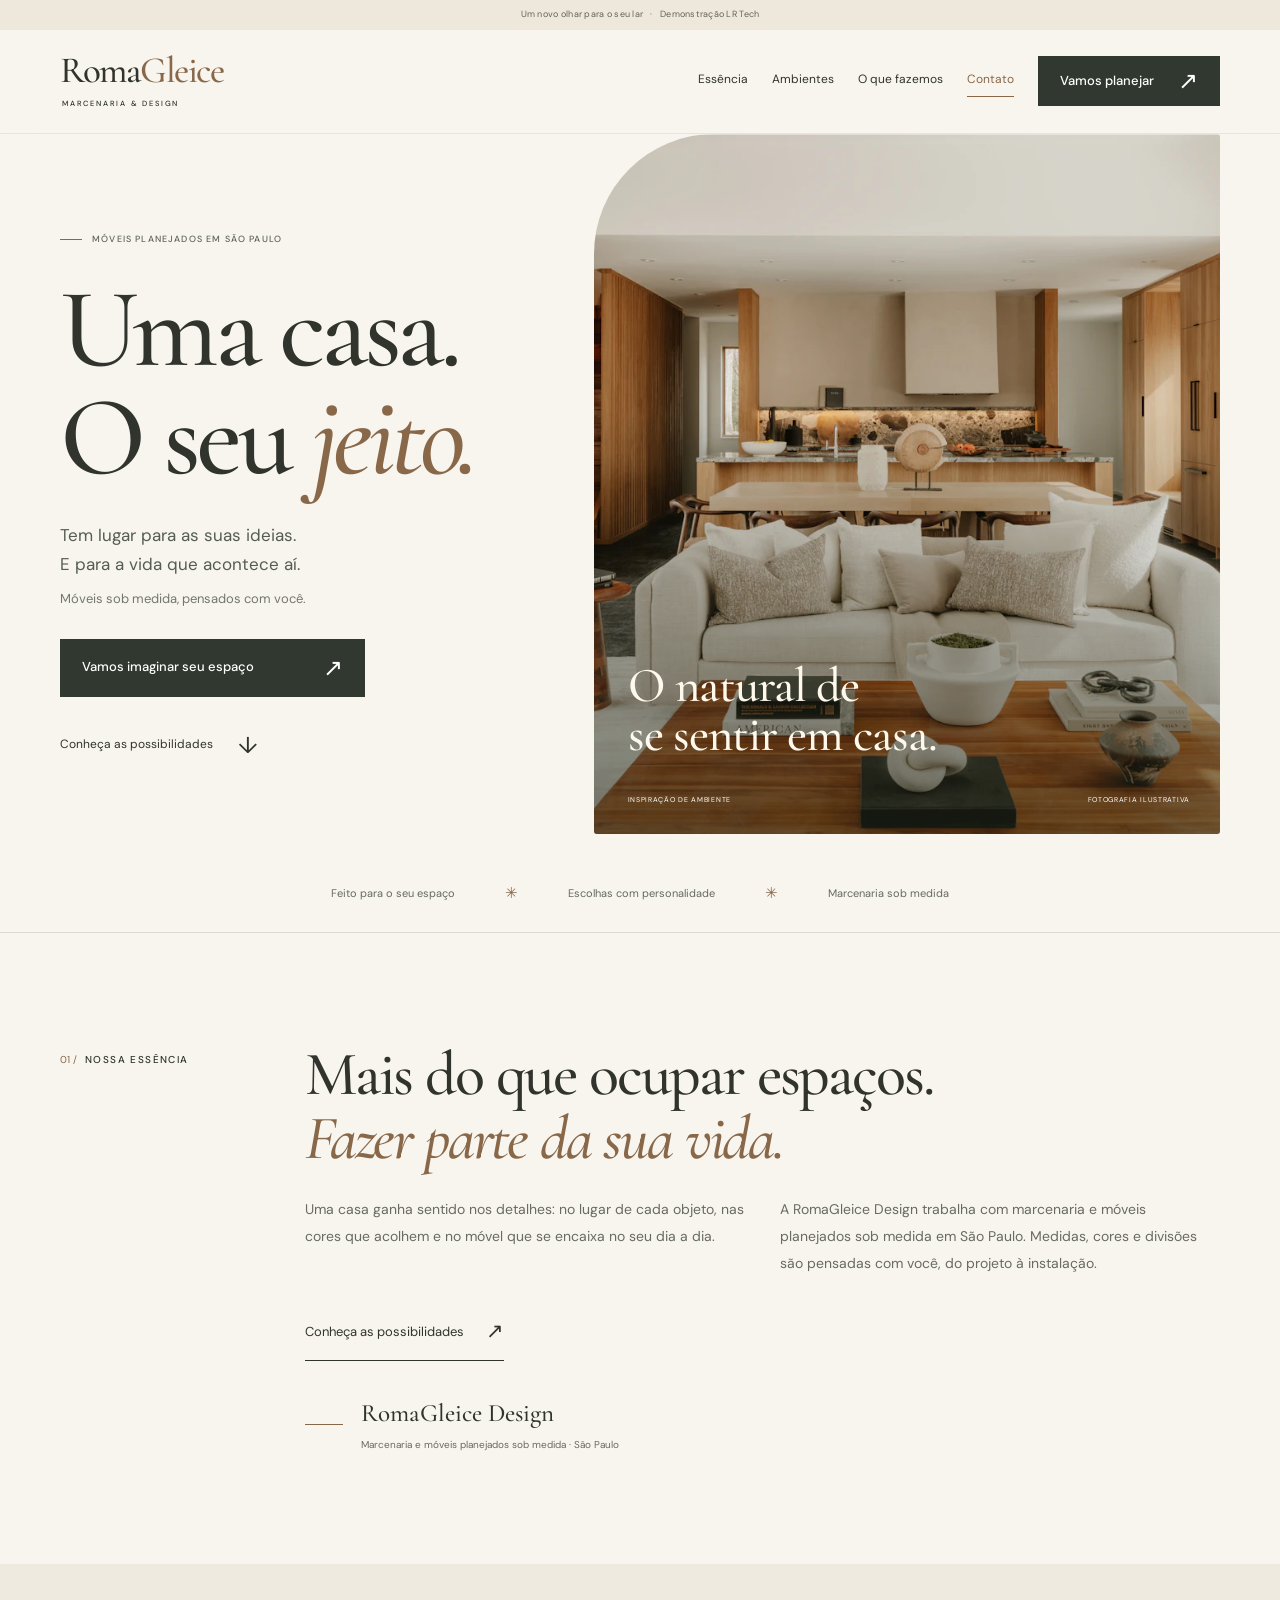
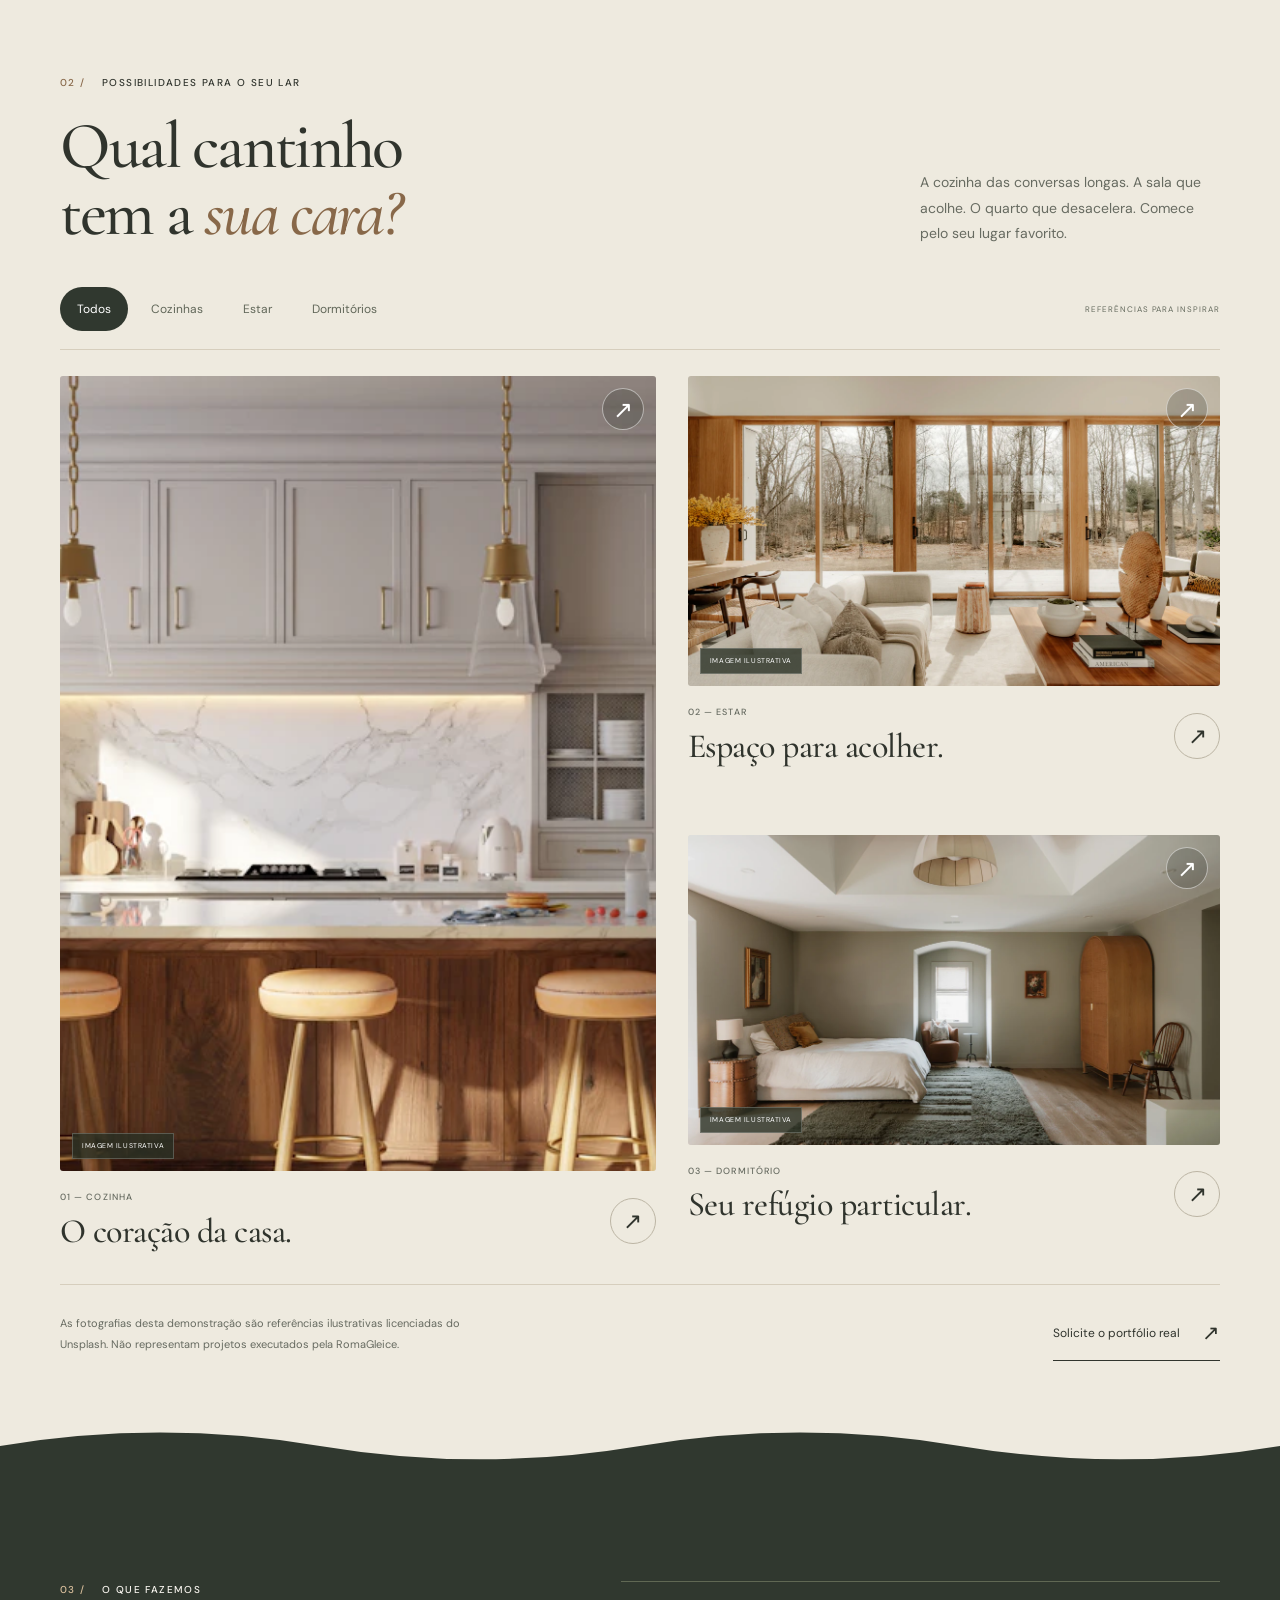
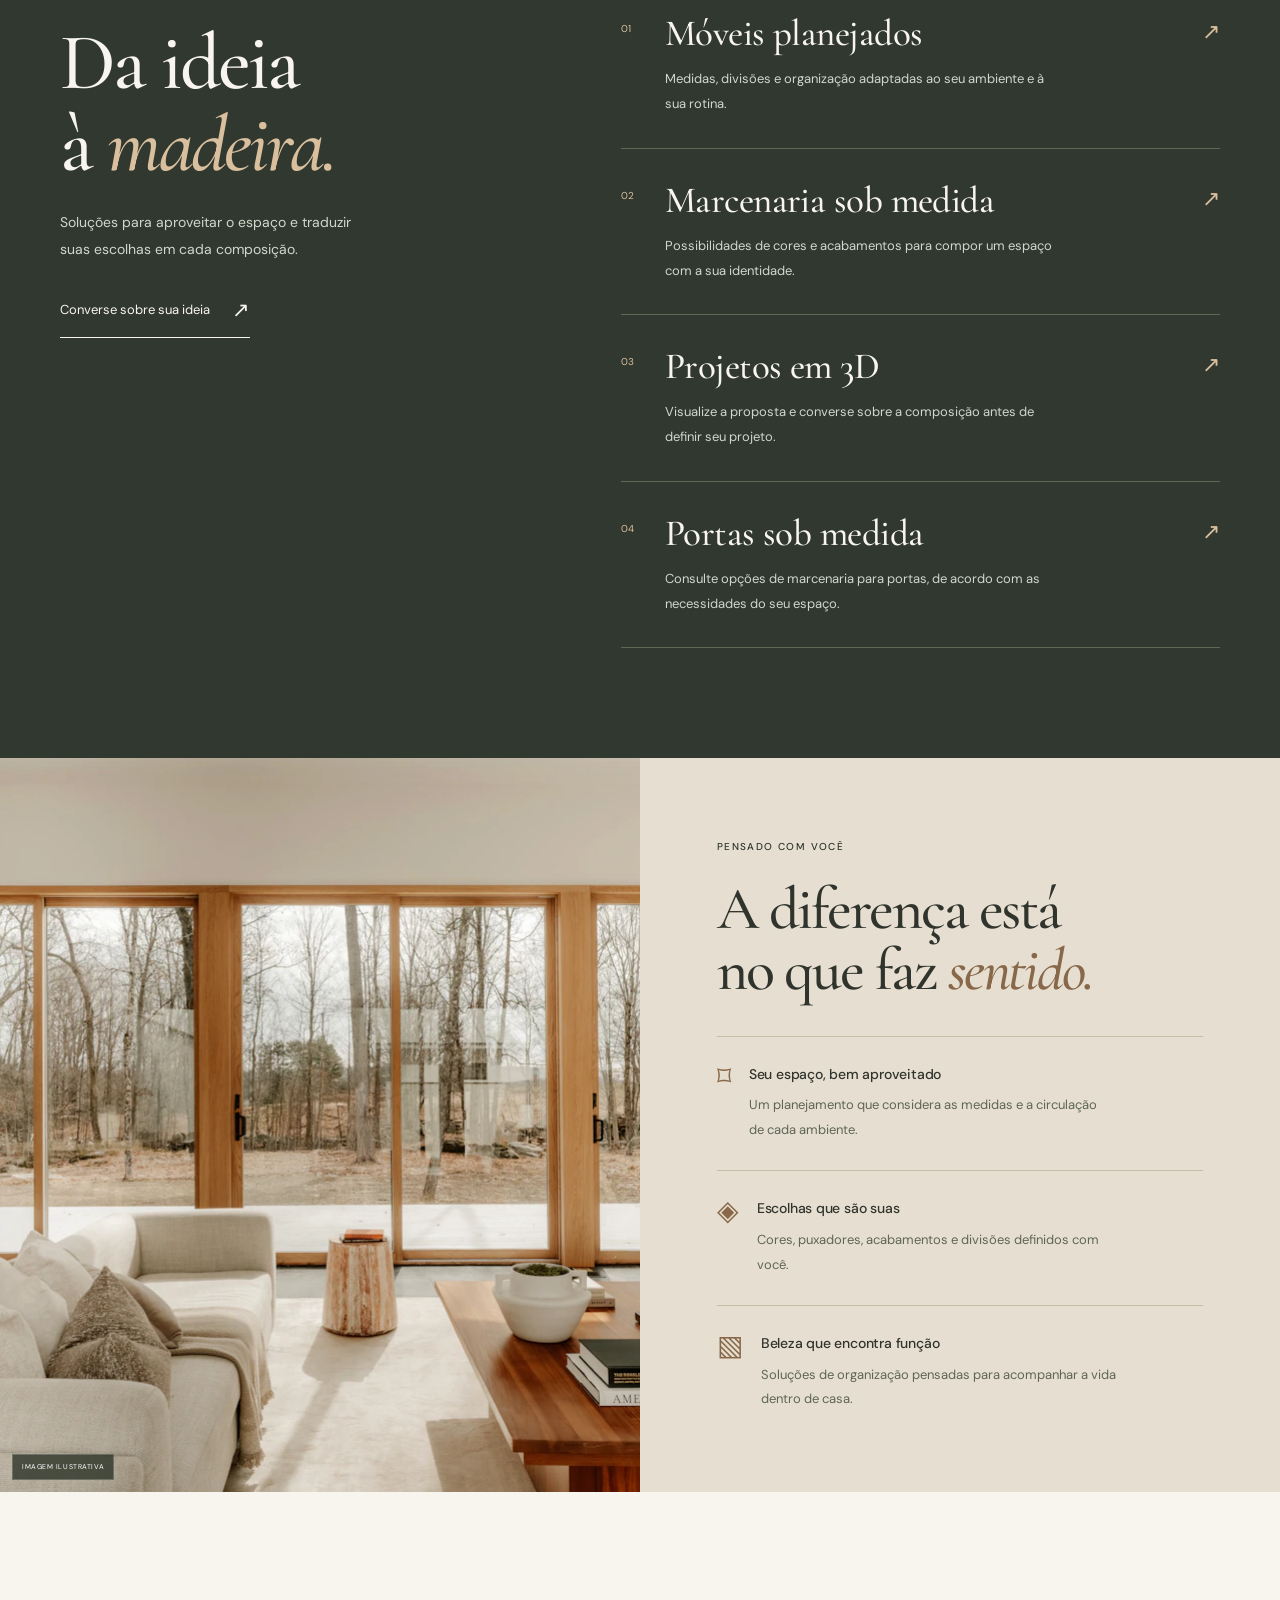
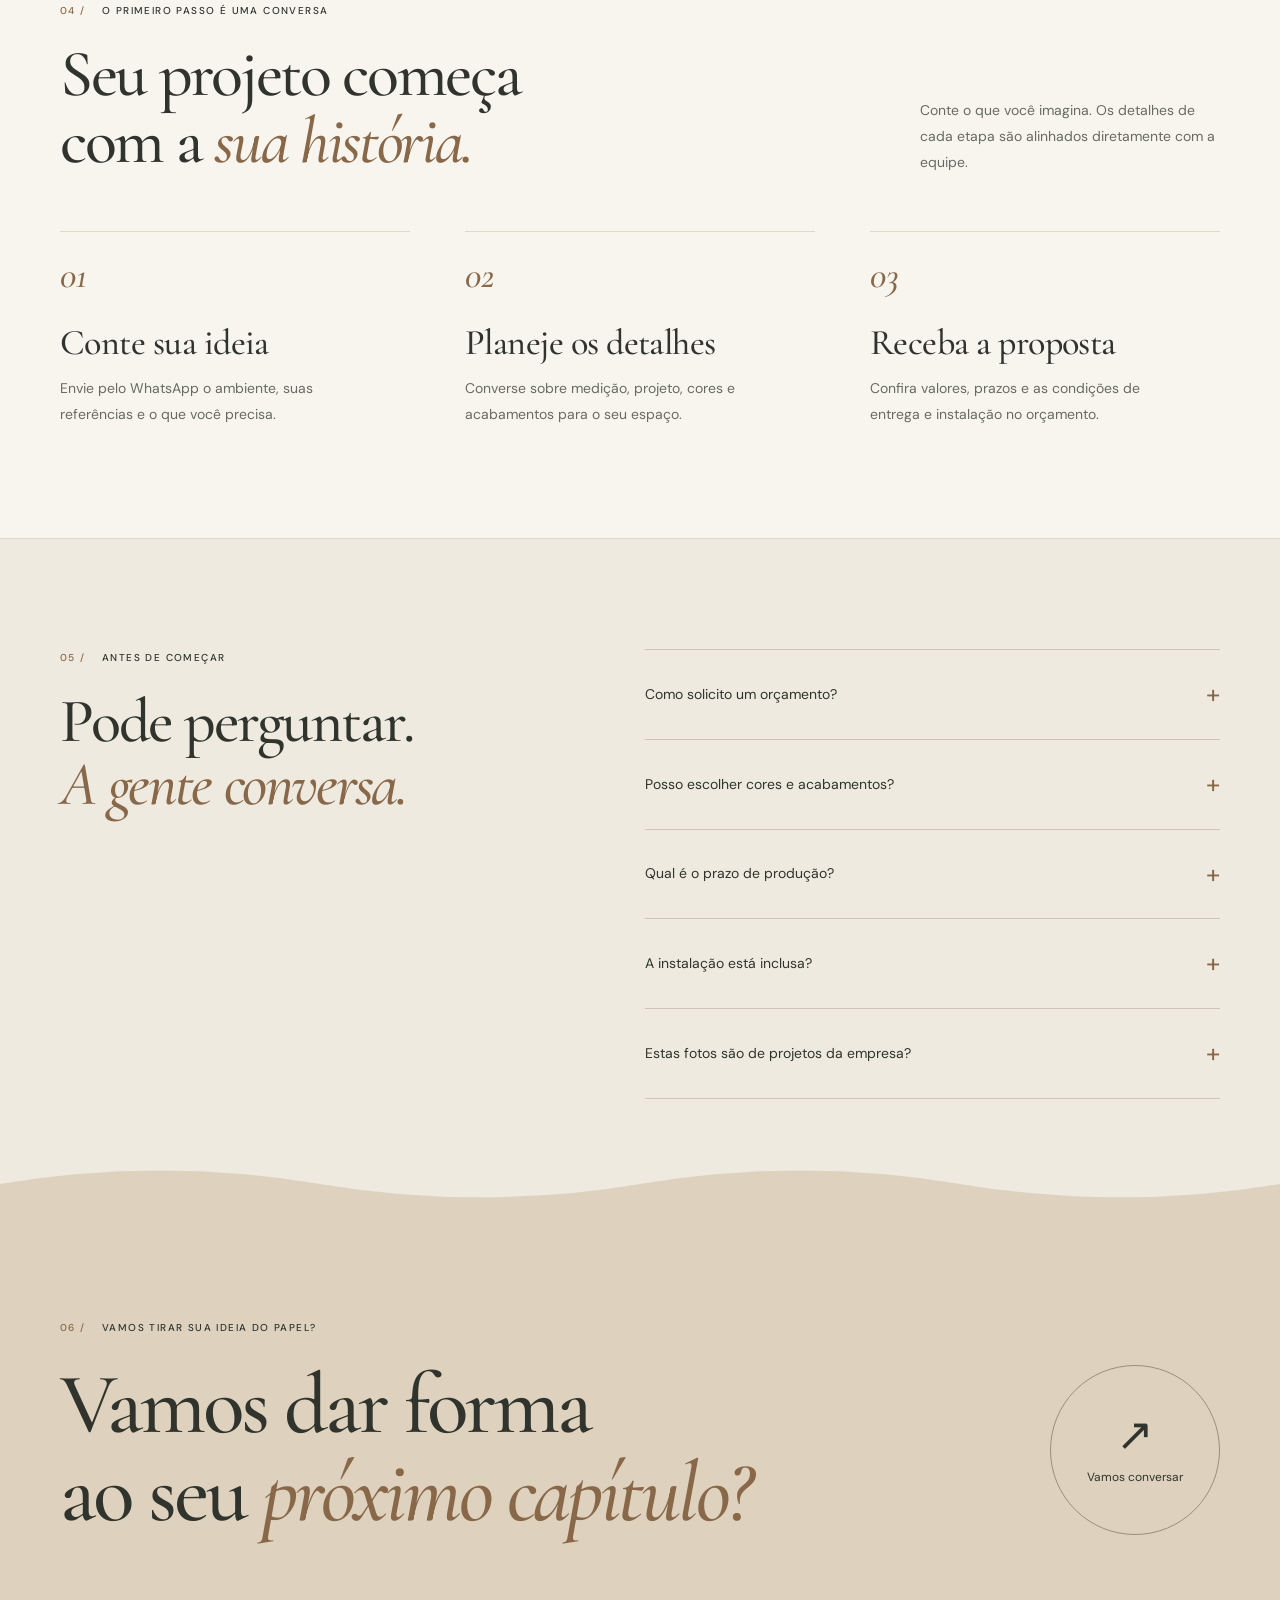
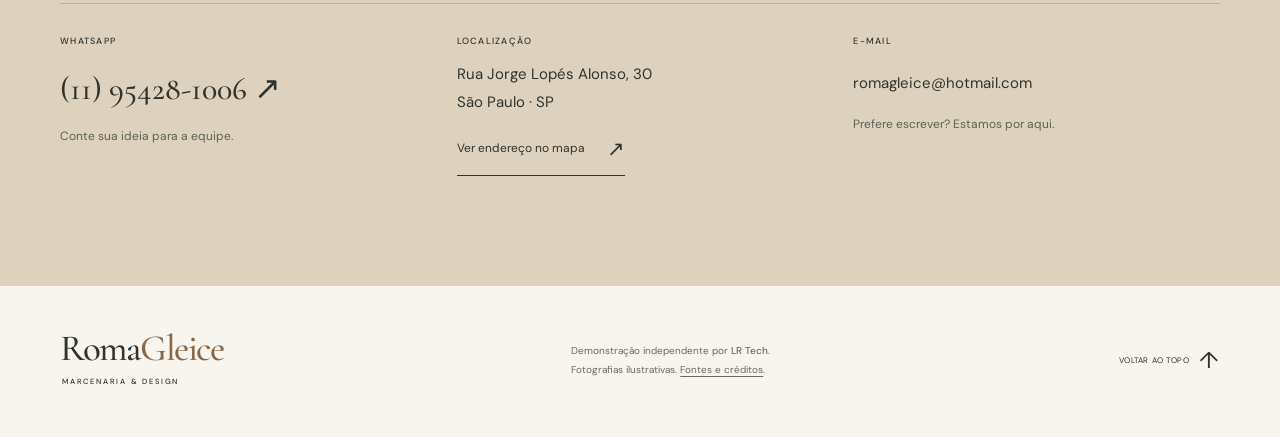
<file: index.html>
<!DOCTYPE html>
<html lang="pt-BR">
  <head>
    <meta charset="UTF-8" />
    <meta name="viewport" content="width=device-width, initial-scale=1" />
    <meta name="theme-color" content="#f5f2ec" />
    <title>RomaGleice Design — Móveis planejados em São Paulo | Demonstração</title>
    <meta
      name="description"
      content="Móveis planejados e marcenaria sob medida em São Paulo. Conheça a RomaGleice Design e converse sobre seu projeto pelo WhatsApp. Demonstração por LR Tech."
    />
    <!-- A demonstração permanece fora dos buscadores para não concorrer com o site oficial. -->
    <meta name="robots" content="noindex, nofollow" />
    <meta property="og:type" content="website" />
    <meta property="og:locale" content="pt_BR" />
    <meta property="og:site_name" content="RomaGleice Design — Demonstração LR Tech" />
    <meta property="og:title" content="Seu espaço. Seu jeito. Sob medida." />
    <meta
      property="og:description"
      content="Uma nova apresentação para a RomaGleice Design. Móveis planejados e marcenaria em São Paulo. Fotografias ilustrativas."
    />
    <meta property="og:url" content="https://lucasreginatotech.github.io/romagleice-design-demo/" />
    <meta
      property="og:image"
      content="https://lucasreginatotech.github.io/romagleice-design-demo/assets/hero.webp?v=2"
    />
    <meta
      property="og:image:alt"
      content="Ambiente residencial ilustrativo com materiais naturais"
    />
    <meta name="twitter:card" content="summary_large_image" />
    <link rel="canonical" href="https://lucasreginatotech.github.io/romagleice-design-demo/" />
    <link rel="icon" type="image/svg+xml" href="assets/favicon.svg?v=2" />
    <link
      rel="preload"
      as="image"
      href="assets/hero.webp?v=2"
      imagesrcset="assets/hero-mobile.webp?v=2 800w, assets/hero.webp?v=2 1600w"
      imagesizes="(min-width: 801px) 55vw, 100vw"
    />
    <link
      rel="preload"
      href="assets/fonts/cormorant-500-latin.woff2"
      as="font"
      type="font/woff2"
      crossorigin
    />
    <link
      rel="preload"
      href="assets/fonts/dm-sans-latin.woff2"
      as="font"
      type="font/woff2"
      crossorigin
    />
    <link rel="stylesheet" href="style.css?v=5" />
    <script src="script.js?v=3" defer></script>
  </head>
  <body>
    <a class="skip-link" href="#conteudo">Pular para o conteúdo</a>
    <div class="demo-bar">Um novo olhar para o seu lar <span>·</span> Demonstração LR Tech</div>
    <header class="site-header">
      <a class="brand" href="#inicio" aria-label="RomaGleice Design, início"
        ><span class="brand-name"
          >Roma<span>Gleice</span><small>MARCENARIA & DESIGN</small></span
        ></a
      >
      <button
        class="menu-toggle"
        aria-controls="navigation"
        aria-expanded="false"
        aria-label="Abrir menu"
      >
        <span></span><span></span>
      </button>
      <nav id="navigation" aria-label="Menu principal">
        <a href="#sobre">Essência</a><a href="#ambientes">Ambientes</a
        ><a href="#servicos">O que fazemos</a><a href="#contato">Contato</a>
        <a
          class="button button-small"
          href="https://wa.me/5511954281006?text=Ol%C3%A1%21%20Conheci%20a%20demonstra%C3%A7%C3%A3o%20da%20RomaGleice%20e%20gostaria%20de%20um%20or%C3%A7amento."
          target="_blank"
          rel="noopener noreferrer"
          >Vamos planejar <span aria-hidden="true">↗</span></a
        >
      </nav>
      <span class="reading-progress" aria-hidden="true"></span>
    </header>
    <main id="conteudo">
      <section class="hero" id="inicio" aria-labelledby="hero-title">
        <div class="hero-copy">
          <p class="eyebrow hero-eyebrow">
            <span aria-hidden="true"></span> MÓVEIS PLANEJADOS EM SÃO PAULO
          </p>
          <h1 id="hero-title">Uma casa.<br />O seu <em>jeito.</em></h1>
          <p class="hero-description">
            Tem lugar para as suas ideias.<br />E para a vida que acontece aí.
          </p>
          <p class="hero-description hero-description-secondary">
            Móveis sob medida, pensados com você.
          </p>
          <a
            class="button hero-cta"
            href="https://wa.me/5511954281006?text=Ol%C3%A1%21%20Quero%20conversar%20sobre%20m%C3%B3veis%20planejados%20para%20meu%20espa%C3%A7o."
            target="_blank"
            rel="noopener noreferrer"
            >Vamos imaginar seu espaço <span aria-hidden="true">↗</span></a
          >
          <a class="hero-discover" href="#ambientes"
            >Conheça as possibilidades <span aria-hidden="true">↓</span></a
          >
        </div>
        <figure class="hero-visual">
          <picture
            ><source media="(max-width: 600px)" srcset="assets/hero-mobile.webp?v=2" />
            <img
              class="hero-image"
              src="assets/hero.webp?v=2"
              srcset="assets/hero-mobile.webp?v=2 800w, assets/hero.webp?v=2 1600w"
              sizes="(min-width: 801px) 54vw, 100vw"
              width="1600"
              height="1800"
              alt="Ambiente integrado com madeira clara e sofá em linho — fotografia ilustrativa de Clay Banks"
              fetchpriority="high"
          /></picture>
          <figcaption>INSPIRAÇÃO DE AMBIENTE <span>FOTOGRAFIA ILUSTRATIVA</span></figcaption>
          <span class="hero-photo-title" aria-hidden="true"
            >O natural de<br />se sentir em casa.</span
          >
        </figure>
      </section>
      <div class="values-strip" aria-label="Especialidades">
        <span>Feito para o seu espaço</span><i aria-hidden="true">✳</i
        ><span>Escolhas com personalidade</span><i aria-hidden="true">✳</i
        ><span>Marcenaria sob medida</span>
      </div>
      <section class="intro section container" id="sobre">
        <div class="section-label">
          <span class="index">01 /</span>
          <p class="eyebrow">NOSSA ESSÊNCIA</p>
        </div>
        <div class="intro-main">
          <h2>Mais do que ocupar espaços.<br /><em>Fazer parte da sua vida.</em></h2>
          <div class="intro-copy">
            <p>
              Uma casa ganha sentido nos detalhes: no lugar de cada objeto, nas cores que acolhem e
              no móvel que se encaixa no seu dia a dia.
            </p>
            <p>
              A RomaGleice Design trabalha com marcenaria e móveis planejados sob medida em São
              Paulo. Medidas, cores e divisões são pensadas com você, do projeto à instalação.
            </p>
            <a class="text-link" href="#servicos"
              >Conheça as possibilidades <span aria-hidden="true">↗</span></a
            >
          </div>
        </div>
        <div class="company-signature">
          <span class="signature-line" aria-hidden="true"></span>
          <p>
            RomaGleice Design<small>Marcenaria e móveis planejados sob medida · São Paulo</small>
          </p>
        </div>
      </section>
      <section class="environments section" id="ambientes">
        <div class="container">
          <div class="section-top">
            <div>
              <p class="eyebrow"><span class="index">02 /</span> POSSIBILIDADES PARA O SEU LAR</p>
              <h2>Qual cantinho<br />tem a <em>sua cara?</em></h2>
            </div>
            <p class="section-aside">
              A cozinha das conversas longas. A sala que acolhe. O quarto que desacelera. Comece
              pelo seu lugar favorito.
            </p>
          </div>
          <div class="portfolio-toolbar">
            <div class="filters" role="group" aria-label="Filtrar inspirações por ambiente">
              <button class="filter active" data-filter="todos" aria-pressed="true">Todos</button
              ><button class="filter" data-filter="cozinha" aria-pressed="false">Cozinhas</button
              ><button class="filter" data-filter="estar" aria-pressed="false">Estar</button
              ><button class="filter" data-filter="quarto" aria-pressed="false">Dormitórios</button>
            </div>
            <span class="illustrative-note">REFERÊNCIAS PARA INSPIRAR</span>
          </div>
          <p class="sr-only" id="filter-status" aria-live="polite"></p>
          <div class="portfolio-grid">
            <article class="project-card project-large" data-category="cozinha">
              <button
                class="project-image"
                data-image="assets/cozinha.webp?v=2"
                data-title="Cozinha · encontro e praticidade"
                aria-label="Ampliar inspiração de cozinha, imagem ilustrativa"
              >
                <img
                  src="assets/cozinha.webp?v=2"
                  alt="Cozinha em tons areia com ilha de madeira e armários — fotografia ilustrativa de Puscas Adryan"
                  width="1200"
                  height="530"
                  loading="lazy"
                /><span class="image-tag">IMAGEM ILUSTRATIVA</span
                ><span class="image-expand" aria-hidden="true">↗</span>
              </button>
              <div class="project-caption">
                <div>
                  <p class="eyebrow">01 — COZINHA</p>
                  <h3>O coração da casa.</h3>
                </div>
                <a
                  href="https://wa.me/5511954281006?text=Ol%C3%A1%21%20Gostaria%20de%20um%20or%C3%A7amento%20para%20uma%20cozinha%20planejada."
                  target="_blank"
                  rel="noopener noreferrer"
                  aria-label="Conversar sobre cozinha planejada"
                  >↗</a
                >
              </div>
            </article>
            <article class="project-card" data-category="estar">
              <button
                class="project-image"
                data-image="assets/estar.webp?v=2"
                data-title="Estar · espaço para acolher"
                aria-label="Ampliar inspiração de estar, imagem ilustrativa"
              >
                <img
                  src="assets/estar.webp?v=2"
                  alt="Sala com sofá claro e grandes janelas de madeira — fotografia ilustrativa de Clay Banks"
                  width="1100"
                  height="733"
                  loading="lazy"
                /><span class="image-tag">IMAGEM ILUSTRATIVA</span
                ><span class="image-expand" aria-hidden="true">↗</span>
              </button>
              <div class="project-caption">
                <div>
                  <p class="eyebrow">02 — ESTAR</p>
                  <h3>Espaço para acolher.</h3>
                </div>
                <a
                  href="https://wa.me/5511954281006?text=Ol%C3%A1%21%20Quero%20consultar%20possibilidades%20de%20m%C3%B3veis%20para%20minha%20sala."
                  target="_blank"
                  rel="noopener noreferrer"
                  aria-label="Consultar móveis para sala"
                  >↗</a
                >
              </div>
            </article>
            <article class="project-card" data-category="quarto">
              <button
                class="project-image"
                data-image="assets/quarto.webp?v=2"
                data-title="Dormitório · seu refúgio particular"
                aria-label="Ampliar inspiração de dormitório, imagem ilustrativa"
              >
                <img
                  src="assets/quarto.webp?v=2"
                  alt="Dormitório neutro com armário de madeira — fotografia ilustrativa de Clay Banks"
                  width="1100"
                  height="733"
                  loading="lazy"
                /><span class="image-tag">IMAGEM ILUSTRATIVA</span
                ><span class="image-expand" aria-hidden="true">↗</span>
              </button>
              <div class="project-caption">
                <div>
                  <p class="eyebrow">03 — DORMITÓRIO</p>
                  <h3>Seu refúgio particular.</h3>
                </div>
                <a
                  href="https://wa.me/5511954281006?text=Ol%C3%A1%21%20Gostaria%20de%20conversar%20sobre%20m%C3%B3veis%20sob%20medida%20para%20meu%20quarto."
                  target="_blank"
                  rel="noopener noreferrer"
                  aria-label="Conversar sobre móveis para quarto"
                  >↗</a
                >
              </div>
            </article>
          </div>
          <div class="gallery-disclaimer">
            <p>
              As fotografias desta demonstração são referências ilustrativas licenciadas do
              Unsplash. Não representam projetos executados pela RomaGleice.
            </p>
            <a
              class="text-link"
              href="https://wa.me/5511954281006?text=Ol%C3%A1%21%20Gostaria%20de%20conhecer%20os%20projetos%20reais%20da%20RomaGleice%20Design."
              target="_blank"
              rel="noopener noreferrer"
              >Solicite o portfólio real <span aria-hidden="true">↗</span></a
            >
          </div>
        </div>
      </section>
      <section class="services section" id="servicos">
        <div class="section-wave" aria-hidden="true">
          <svg viewBox="0 0 2160 80" preserveAspectRatio="none" focusable="false">
            <path
              d="M0 42 Q180 3 360 42 T720 42 T1080 42 T1440 42 T1800 42 T2160 42 V80 H0Z"
              fill="currentColor"
            />
          </svg>
        </div>
        <div class="container services-layout">
          <div class="services-heading">
            <p class="eyebrow"><span class="index">03 /</span> O QUE FAZEMOS</p>
            <h2>Da ideia<br />à <em>madeira.</em></h2>
            <p>Soluções para aproveitar o espaço e traduzir suas escolhas em cada composição.</p>
            <a
              class="text-link"
              href="https://wa.me/5511954281006?text=Ol%C3%A1%21%20Quero%20saber%20mais%20sobre%20os%20servi%C3%A7os%20da%20RomaGleice."
              target="_blank"
              rel="noopener noreferrer"
              >Converse sobre sua ideia <span aria-hidden="true">↗</span></a
            >
          </div>
          <div class="service-list">
            <article>
              <span>01</span>
              <div>
                <h3>Móveis planejados</h3>
                <p>Medidas, divisões e organização adaptadas ao seu ambiente e à sua rotina.</p>
              </div>
              <span aria-hidden="true">↗</span>
            </article>
            <article>
              <span>02</span>
              <div>
                <h3>Marcenaria sob medida</h3>
                <p>
                  Possibilidades de cores e acabamentos para compor um espaço com a sua identidade.
                </p>
              </div>
              <span aria-hidden="true">↗</span>
            </article>
            <article>
              <span>03</span>
              <div>
                <h3>Projetos em 3D</h3>
                <p>
                  Visualize a proposta e converse sobre a composição antes de definir seu projeto.
                </p>
              </div>
              <span aria-hidden="true">↗</span>
            </article>
            <article>
              <span>04</span>
              <div>
                <h3>Portas sob medida</h3>
                <p>
                  Consulte opções de marcenaria para portas, de acordo com as necessidades do seu
                  espaço.
                </p>
              </div>
              <span aria-hidden="true">↗</span>
            </article>
          </div>
        </div>
      </section>
      <section class="details-section">
        <div class="detail-photo">
          <img
            src="assets/estar.webp?v=2"
            alt="Materiais e texturas de um ambiente residencial — fotografia ilustrativa"
            width="1100"
            height="733"
            loading="lazy"
          /><span class="image-tag">IMAGEM ILUSTRATIVA</span>
        </div>
        <div class="detail-copy">
          <p class="eyebrow">PENSADO COM VOCÊ</p>
          <h2>A diferença está<br />no que faz <em>sentido.</em></h2>
          <div class="benefit">
            <span aria-hidden="true">⌑</span>
            <div>
              <h3>Seu espaço, bem aproveitado</h3>
              <p>Um planejamento que considera as medidas e a circulação de cada ambiente.</p>
            </div>
          </div>
          <div class="benefit">
            <span aria-hidden="true">◈</span>
            <div>
              <h3>Escolhas que são suas</h3>
              <p>Cores, puxadores, acabamentos e divisões definidos com você.</p>
            </div>
          </div>
          <div class="benefit">
            <span aria-hidden="true">▧</span>
            <div>
              <h3>Beleza que encontra função</h3>
              <p>Soluções de organização pensadas para acompanhar a vida dentro de casa.</p>
            </div>
          </div>
        </div>
      </section>
      <section class="process section container" id="processo">
        <div class="section-top">
          <div>
            <p class="eyebrow"><span class="index">04 /</span> O PRIMEIRO PASSO É UMA CONVERSA</p>
            <h2>Seu projeto começa<br />com a <em>sua história.</em></h2>
          </div>
          <p class="section-aside">
            Conte o que você imagina. Os detalhes de cada etapa são alinhados diretamente com a
            equipe.
          </p>
        </div>
        <ol class="process-grid">
          <li>
            <span>01</span>
            <h3>Conte sua ideia</h3>
            <p>Envie pelo WhatsApp o ambiente, suas referências e o que você precisa.</p>
          </li>
          <li>
            <span>02</span>
            <h3>Planeje os detalhes</h3>
            <p>Converse sobre medição, projeto, cores e acabamentos para o seu espaço.</p>
          </li>
          <li>
            <span>03</span>
            <h3>Receba a proposta</h3>
            <p>Confira valores, prazos e as condições de entrega e instalação no orçamento.</p>
          </li>
        </ol>
      </section>
      <section class="faq-section section">
        <div class="container faq-layout">
          <div>
            <p class="eyebrow"><span class="index">05 /</span> ANTES DE COMEÇAR</p>
            <h2>Pode perguntar.<br /><em>A gente conversa.</em></h2>
          </div>
          <div class="faq-list">
            <details>
              <summary>Como solicito um orçamento?<span aria-hidden="true">+</span></summary>
              <p>
                Fale com a equipe pelo WhatsApp e explique o que precisa. Segundo o site oficial, a
                medição, o projeto e o valor são apresentados sem compromisso. Combine os detalhes
                diretamente no atendimento.
              </p>
            </details>
            <details>
              <summary>
                Posso escolher cores e acabamentos?<span aria-hidden="true">+</span>
              </summary>
              <p>
                Sim. O site oficial informa que você pode definir cores, puxadores, divisões
                internas e acabamentos com a orientação da equipe.
              </p>
            </details>
            <details>
              <summary>Qual é o prazo de produção?<span aria-hidden="true">+</span></summary>
              <p>
                O prazo depende do tamanho e da complexidade do projeto. A previsão deve ser
                informada no orçamento, antes da contratação.
              </p>
            </details>
            <details>
              <summary>A instalação está inclusa?<span aria-hidden="true">+</span></summary>
              <p>
                Os detalhes de entrega e instalação são confirmados junto com o orçamento. Consulte
                os itens incluídos na sua proposta.
              </p>
            </details>
            <details>
              <summary>
                Estas fotos são de projetos da empresa?<span aria-hidden="true">+</span>
              </summary>
              <p>
                Não. São fotografias ilustrativas licenciadas do Unsplash, usadas para apresentar a
                proposta visual deste novo site. Solicite o portfólio real da RomaGleice pelo
                WhatsApp.
              </p>
            </details>
          </div>
        </div>
      </section>
      <section class="contact section" id="contato">
        <div class="section-wave" aria-hidden="true">
          <svg viewBox="0 0 2160 80" preserveAspectRatio="none" focusable="false">
            <path
              d="M0 42 Q180 3 360 42 T720 42 T1080 42 T1440 42 T1800 42 T2160 42 V80 H0Z"
              fill="currentColor"
            />
          </svg>
        </div>
        <div class="container">
          <p class="eyebrow"><span class="index">06 /</span> VAMOS TIRAR SUA IDEIA DO PAPEL?</p>
          <div class="contact-top">
            <h2>Vamos dar forma<br />ao seu <em>próximo capítulo?</em></h2>
            <a
              class="contact-circle"
              href="https://wa.me/5511954281006?text=Ol%C3%A1%21%20Vi%20a%20demonstra%C3%A7%C3%A3o%20da%20RomaGleice%20Design.%20Gostaria%20de%20solicitar%20um%20or%C3%A7amento."
              target="_blank"
              rel="noopener noreferrer"
              ><span aria-hidden="true">↗</span>Vamos conversar</a
            >
          </div>
          <div class="contact-grid">
            <div>
              <p class="eyebrow">WHATSAPP</p>
              <a
                class="contact-value"
                href="https://wa.me/5511954281006?text=Ol%C3%A1%21%20Gostaria%20de%20falar%20com%20a%20RomaGleice%20Design."
                target="_blank"
                rel="noopener noreferrer"
                >(11) 95428-1006 ↗</a
              >
              <p>Conte sua ideia para a equipe.</p>
            </div>
            <div>
              <p class="eyebrow">LOCALIZAÇÃO</p>
              <address>Rua Jorge Lopés Alonso, 30<br />São Paulo · SP</address>
              <a
                class="text-link"
                href="https://www.google.com/maps/search/?api=1&query=Rua%20Jorge%20Lopes%20Alonso%2030%20Sao%20Paulo%20SP"
                target="_blank"
                rel="noopener noreferrer"
                >Ver endereço no mapa <span aria-hidden="true">↗</span></a
              >
            </div>
            <div>
              <p class="eyebrow">E-MAIL</p>
              <a class="contact-email" href="mailto:romagleice@hotmail.com"
                >romagleice@hotmail.com</a
              >
              <p>Prefere escrever? Estamos por aqui.</p>
            </div>
          </div>
        </div>
      </section>
    </main>
    <footer class="site-footer container">
      <a class="brand" href="#inicio" aria-label="RomaGleice Design, início"
        ><span class="brand-name"
          >Roma<span>Gleice</span><small>MARCENARIA & DESIGN</small></span
        ></a
      >
      <p>
        Demonstração independente por <strong>LR Tech</strong>.<br />Fotografias ilustrativas.
        <a href="fontes.html">Fontes e créditos</a>.
      </p>
      <a class="back-top" href="#inicio">VOLTAR AO TOPO <span aria-hidden="true">↑</span></a>
    </footer>
    <a
      class="floating-whatsapp"
      href="https://wa.me/5511954281006?text=Ol%C3%A1%21%20Gostaria%20de%20solicitar%20um%20or%C3%A7amento%20de%20m%C3%B3veis%20planejados."
      target="_blank"
      rel="noopener noreferrer"
      aria-label="Solicitar orçamento pelo WhatsApp"
      ><svg
        xmlns="http://www.w3.org/2000/svg"
        width="28"
        height="28"
        fill="currentColor"
        class="whatsapp-icon"
        aria-hidden="true"
        focusable="false"
        viewBox="0 0 16 16"
      >
        <path
          d="M13.601 2.326A7.85 7.85 0 0 0 7.994 0C3.627 0 .068 3.558.064 7.926c0 1.399.366 2.76 1.057 3.965L0 16l4.204-1.102a7.9 7.9 0 0 0 3.79.965h.004c4.368 0 7.926-3.558 7.93-7.93A7.9 7.9 0 0 0 13.6 2.326zM7.994 14.521a6.6 6.6 0 0 1-3.356-.92l-.24-.144-2.494.654.666-2.433-.156-.251a6.56 6.56 0 0 1-1.007-3.505c0-3.626 2.957-6.584 6.591-6.584a6.56 6.56 0 0 1 4.66 1.931 6.56 6.56 0 0 1 1.928 4.66c-.004 3.639-2.961 6.592-6.592 6.592m3.615-4.934c-.197-.099-1.17-.578-1.353-.646-.182-.065-.315-.099-.445.099-.133.197-.513.646-.627.775-.114.133-.232.148-.43.05-.197-.1-.836-.308-1.592-.985-.59-.525-.985-1.175-1.103-1.372-.114-.198-.011-.304.088-.403.087-.088.197-.232.296-.346.1-.114.133-.198.198-.33.065-.134.034-.248-.015-.347-.05-.099-.445-1.076-.612-1.47-.16-.389-.323-.335-.445-.34-.114-.007-.247-.007-.38-.007a.73.73 0 0 0-.529.247c-.182.198-.691.677-.691 1.654s.71 1.916.81 2.049c.098.133 1.394 2.132 3.383 2.992.47.205.84.326 1.129.418.475.152.904.129 1.246.08.38-.058 1.171-.48 1.338-.943.164-.464.164-.86.114-.943-.049-.084-.182-.133-.38-.232"
        /></svg
      ><span>WhatsApp</span></a
    >
    <dialog class="lightbox" aria-labelledby="lightbox-title">
      <button class="lightbox-close" aria-label="Fechar imagem">×</button
      ><img id="lightbox-image" alt="" />
      <div>
        <h2 id="lightbox-title"></h2>
        <p>Imagem ilustrativa · Unsplash · Não representa um projeto da RomaGleice.</p>
      </div>
    </dialog>
  </body>
</html>
</file>
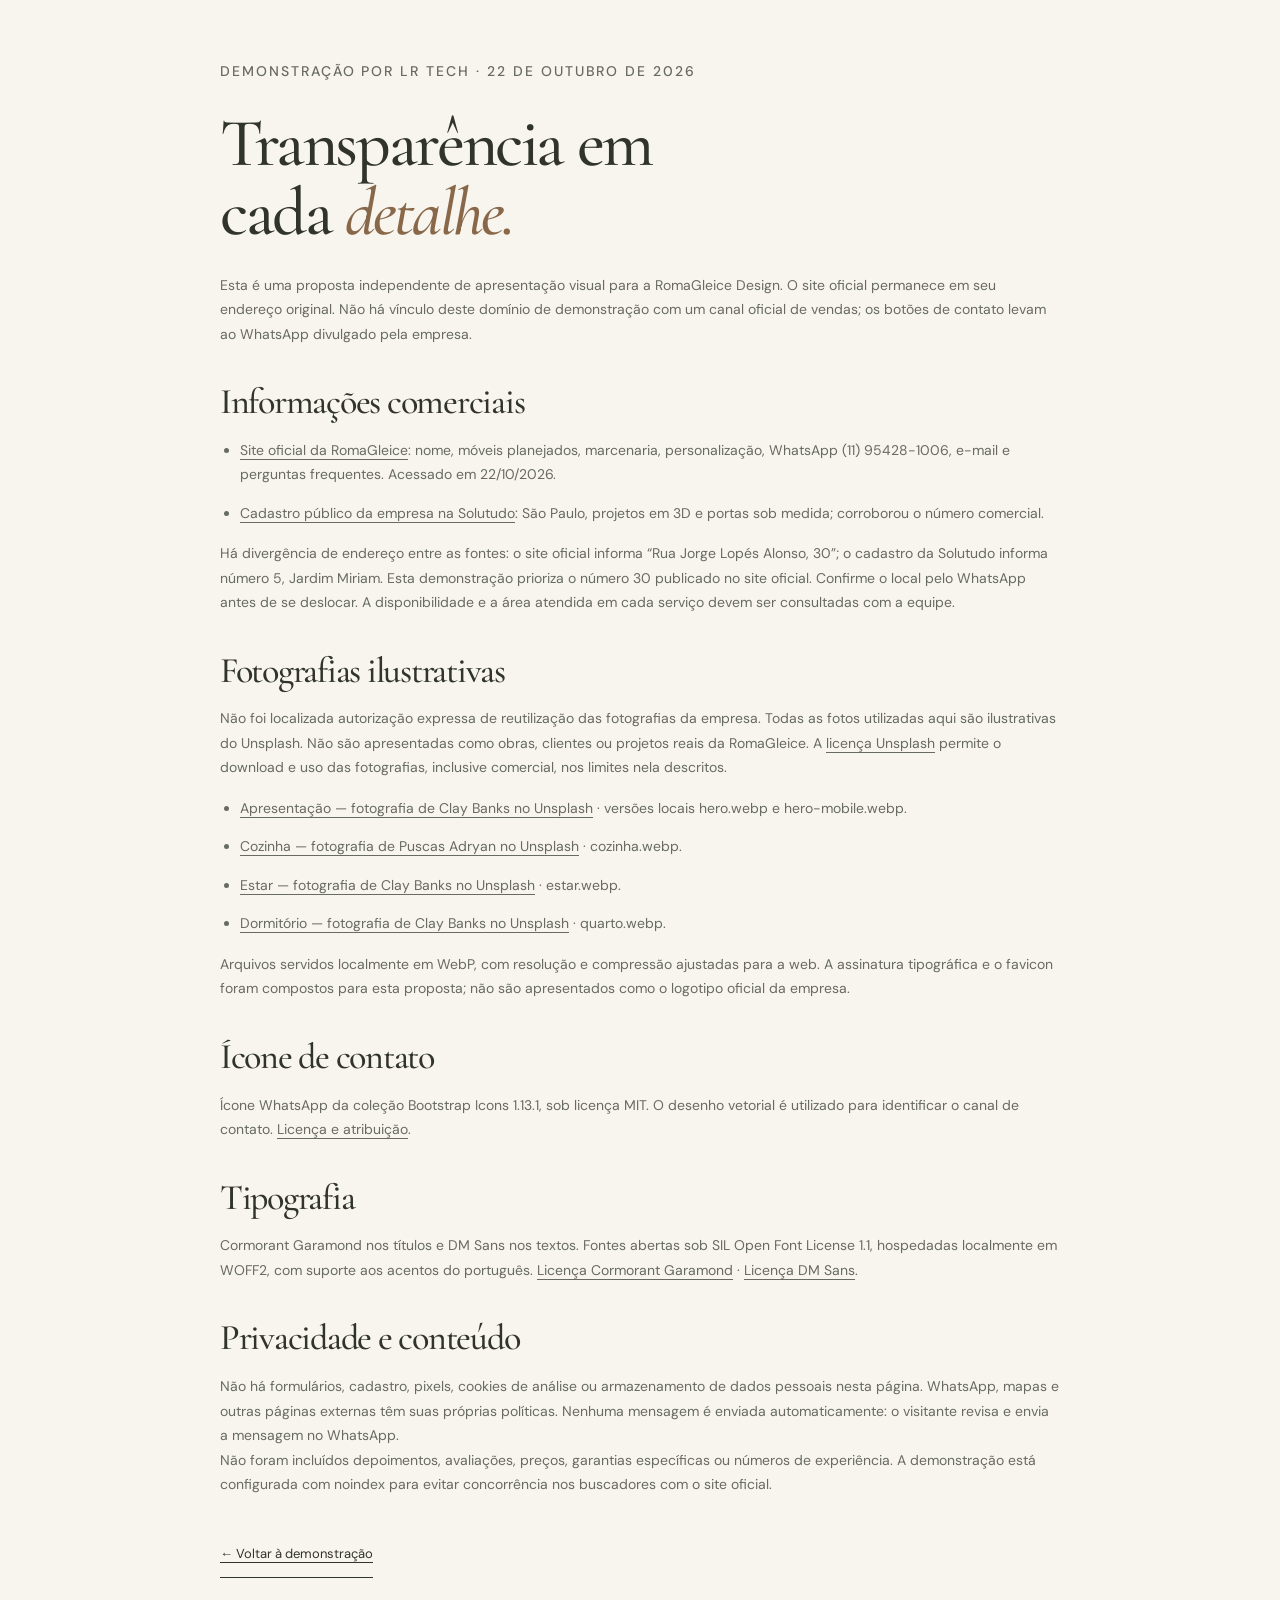
<file: fontes.html>
<!DOCTYPE html>
<html lang="pt-BR">
  <head>
    <meta charset="UTF-8" />
    <meta name="viewport" content="width=device-width, initial-scale=1" />
    <meta name="robots" content="noindex, nofollow" />
    <title>Fontes e créditos — RomaGleice Design | Demonstração</title>
    <meta
      name="description"
      content="Fontes dos dados comerciais, créditos das imagens ilustrativas e limites desta demonstração por LR Tech."
    />
    <link rel="icon" href="assets/favicon.svg?v=2" type="image/svg+xml" />
    <link rel="stylesheet" href="style.css?v=5" />
  </head>
  <body>
    <main class="container credits">
      <p class="eyebrow">DEMONSTRAÇÃO POR LR TECH · 22 DE OUTUBRO DE 2026</p>
      <h1>Transparência em<br />cada <em>detalhe.</em></h1>
      <p>
        Esta é uma proposta independente de apresentação visual para a RomaGleice Design. O site
        oficial permanece em seu endereço original. Não há vínculo deste domínio de demonstração com
        um canal oficial de vendas; os botões de contato levam ao WhatsApp divulgado pela empresa.
      </p>
      <h2>Informações comerciais</h2>
      <ul>
        <li>
          <a href="https://romagleice.com.br/" target="_blank" rel="noopener noreferrer"
            >Site oficial da RomaGleice</a
          >: nome, móveis planejados, marcenaria, personalização, WhatsApp (11) 95428-1006, e-mail e
          perguntas frequentes. Acessado em 22/10/2026.
        </li>
        <li>
          <a
            href="https://www.solutudo.com.br/empresas/sp/s-paulo/moveis-planejados-marcenarias/romagleice-design-26224863"
            target="_blank"
            rel="noopener noreferrer"
            >Cadastro público da empresa na Solutudo</a
          >: São Paulo, projetos em 3D e portas sob medida; corroborou o número comercial.
        </li>
      </ul>
      <p>
        Há divergência de endereço entre as fontes: o site oficial informa “Rua Jorge Lopés Alonso,
        30”; o cadastro da Solutudo informa número 5, Jardim Miriam. Esta demonstração prioriza o
        número 30 publicado no site oficial. Confirme o local pelo WhatsApp antes de se deslocar. A
        disponibilidade e a área atendida em cada serviço devem ser consultadas com a equipe.
      </p>
      <h2>Fotografias ilustrativas</h2>
      <p>
        Não foi localizada autorização expressa de reutilização das fotografias da empresa. Todas as
        fotos utilizadas aqui são ilustrativas do Unsplash. Não são apresentadas como obras,
        clientes ou projetos reais da RomaGleice. A
        <a href="https://unsplash.com/license" target="_blank" rel="noopener noreferrer"
          >licença Unsplash</a
        >
        permite o download e uso das fotografias, inclusive comercial, nos limites nela descritos.
      </p>
      <ul>
        <li>
          <a
            href="https://unsplash.com/photos/Hnec2oEbbxk"
            target="_blank"
            rel="noopener noreferrer"
            >Apresentação — fotografia de Clay Banks no Unsplash</a
          >
          · versões locais hero.webp e hero-mobile.webp.
        </li>
        <li>
          <a
            href="https://unsplash.com/photos/ilbLEHMhxMA"
            target="_blank"
            rel="noopener noreferrer"
            >Cozinha — fotografia de Puscas Adryan no Unsplash</a
          >
          · cozinha.webp.
        </li>
        <li>
          <a
            href="https://unsplash.com/photos/A9DmoCgM5iw"
            target="_blank"
            rel="noopener noreferrer"
            >Estar — fotografia de Clay Banks no Unsplash</a
          >
          · estar.webp.
        </li>
        <li>
          <a
            href="https://unsplash.com/photos/Xbe5BfScmvM"
            target="_blank"
            rel="noopener noreferrer"
            >Dormitório — fotografia de Clay Banks no Unsplash</a
          >
          · quarto.webp.
        </li>
      </ul>
      <p>
        Arquivos servidos localmente em WebP, com resolução e compressão ajustadas para a web. A
        assinatura tipográfica e o favicon foram compostos para esta proposta; não são apresentados
        como o logotipo oficial da empresa.
      </p>
      <h2>Ícone de contato</h2>
      <p>
        Ícone WhatsApp da coleção Bootstrap Icons 1.13.1, sob licença MIT. O desenho vetorial é
        utilizado para identificar o canal de contato.
        <a href="assets/licenses/bootstrap-icons-MIT.txt">Licença e atribuição</a>.
      </p>
      <h2>Tipografia</h2>
      <p>
        Cormorant Garamond nos títulos e DM Sans nos textos. Fontes abertas sob SIL Open Font
        License 1.1, hospedadas localmente em WOFF2, com suporte aos acentos do português.
        <a href="assets/fonts/Cormorant-Garamond-OFL.txt">Licença Cormorant Garamond</a> ·
        <a href="assets/fonts/DM-Sans-OFL.txt">Licença DM Sans</a>.
      </p>
      <h2>Privacidade e conteúdo</h2>
      <p>
        Não há formulários, cadastro, pixels, cookies de análise ou armazenamento de dados pessoais
        nesta página. WhatsApp, mapas e outras páginas externas têm suas próprias políticas. Nenhuma
        mensagem é enviada automaticamente: o visitante revisa e envia a mensagem no WhatsApp.
      </p>
      <p>
        Não foram incluídos depoimentos, avaliações, preços, garantias específicas ou números de
        experiência. A demonstração está configurada com noindex para evitar concorrência nos
        buscadores com o site oficial.
      </p>
      <a class="text-link" href="index.html">← Voltar à demonstração</a>
    </main>
  </body>
</html>
</file>
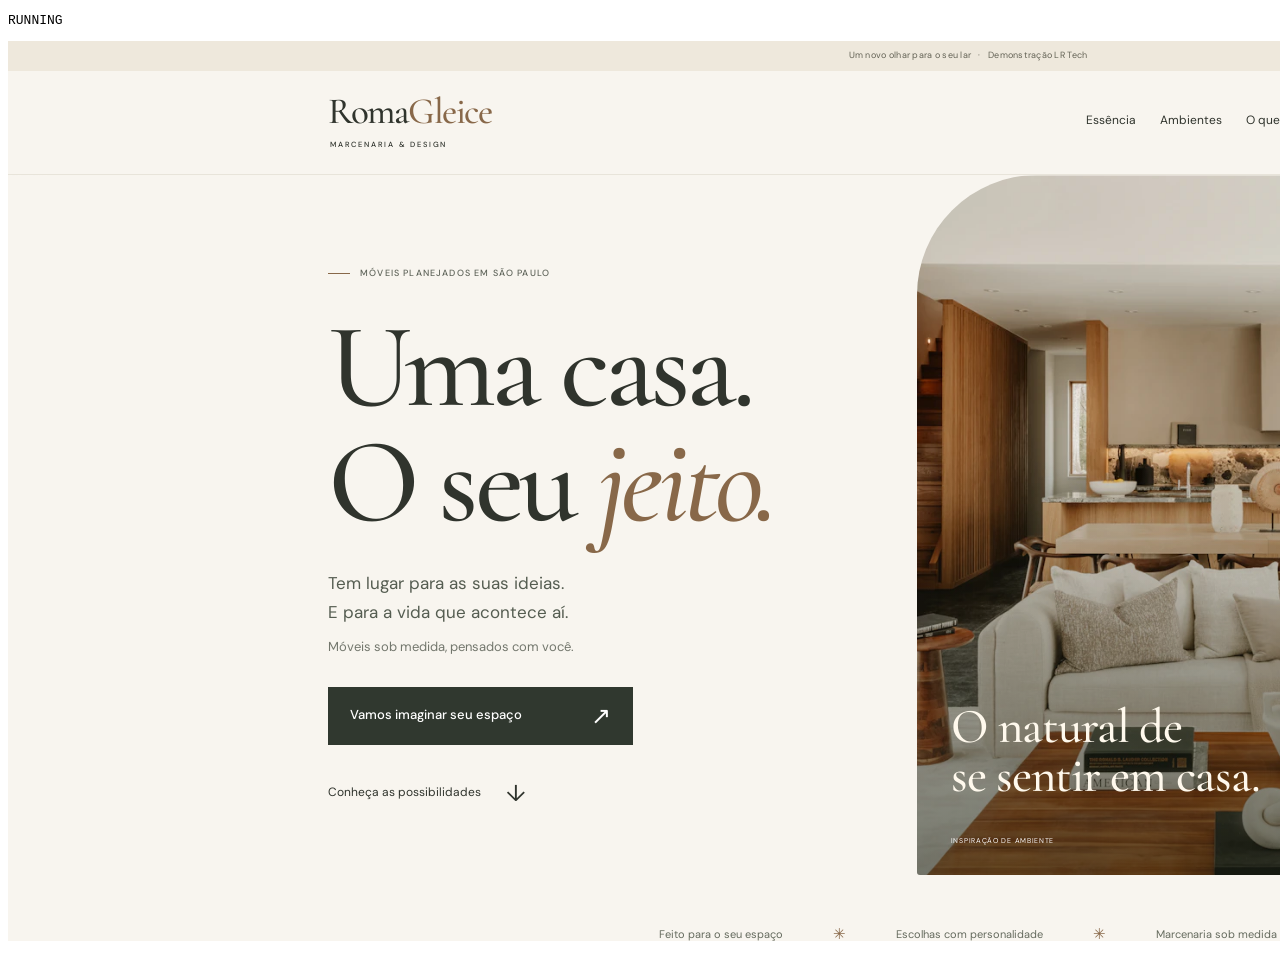
<file: tests/browser.html>
<!DOCTYPE html>
<html lang="pt-BR"><head><meta charset="UTF-8"><title>Testes da demonstração</title></head><body><pre id="result">RUNNING</pre><iframe id="site" src="/" title="Site em teste" style="width:390px;height:900px;border:0"></iframe><script>
'use strict';
// Harness sem dependências: executado pelo Chrome headless contra o servidor local.
const frame = document.querySelector('#site');
const results = [];
function check(name, value) { results.push({ name, pass: Boolean(value) }); }
frame.addEventListener('load', async () => {
  try {
    const doc = frame.contentDocument;
    const win = frame.contentWindow;
    check('JavaScript inicializado', doc.documentElement.classList.contains('js'));
    check('Um único h1', doc.querySelectorAll('h1').length === 1);
    check('Idioma pt-BR', doc.documentElement.lang === 'pt-BR');
    check('Todos os fragmentos existem', [...doc.querySelectorAll('a[href^="#"]')].every(a => doc.getElementById(a.hash.slice(1))));
    check('Links externos protegidos', [...doc.querySelectorAll('a[target="_blank"]')].every(a => a.rel.includes('noopener') && a.rel.includes('noreferrer')));
    check('WhatsApp oficial e mensagem em todos os CTAs', [...doc.querySelectorAll('a[href*="wa.me"]')].every(a => { const url = new URL(a.href); return url.hostname === 'wa.me' && url.pathname === '/5511954281006' && url.searchParams.get('text')?.length > 10; }));
    for (const image of doc.images) { if (!image.id.includes('lightbox')) image.loading = 'eager'; }
    await Promise.all([...doc.images].filter(i => i.src).map(i => i.decode().catch(() => {})));
    check('Fotografias e SVG carregados', [...doc.images].filter(i => i.src).every(i => i.naturalWidth > 0));
    check('Fotografias com descrição alternativa', [...doc.images].filter(i => i.src).every(i => i.alt.length > 10));
    await doc.fonts.ready;
    check('Cormorant Garamond carregada localmente', [...doc.fonts].some(font => font.family.includes('Cormorant') && font.status === 'loaded'));
    check('DM Sans carregada localmente', [...doc.fonts].some(font => font.family.includes('DM Sans') && font.status === 'loaded'));
    check('Assinatura sem monograma cortado', !doc.querySelector('.brand-monogram') && doc.querySelector('.brand-name'));
    const resourceURLs = ['/', '/style.css', '/script.js', '/fontes.html', '/assets/favicon.svg', '/robots.txt', '/sitemap.xml'];
    for (const url of resourceURLs) check('HTTP 200: ' + url, (await fetch(url)).status === 200);
    for (const width of [320, 360, 375, 390, 430, 540, 768, 800, 801, 1024, 1440, 1920]) {
      frame.style.width = width + 'px';
      await new Promise(resolve => win.requestAnimationFrame(() => win.requestAnimationFrame(resolve)));
      check('Sem overflow horizontal em ' + width + 'px', doc.documentElement.scrollWidth <= doc.documentElement.clientWidth + 1);
      check('Hero cabe em ' + width + 'px', doc.querySelector('h1').getBoundingClientRect().right <= width + 1);
    }
    frame.style.width = '390px';
    await new Promise(resolve => win.requestAnimationFrame(resolve));
    const menu = doc.querySelector('.menu-toggle');
    check('Menu com alvo de toque de 48px', menu.getBoundingClientRect().height >= 48);
    check('Filtros com alvo de toque de 44px', [...doc.querySelectorAll('.filter')].every(button => button.getBoundingClientRect().height >= 44));
    check('Marca cabe no cabeçalho mobile', doc.querySelector('.brand').getBoundingClientRect().right < menu.getBoundingClientRect().left);
    check('Texto de leitura com tamanho adequado', parseFloat(win.getComputedStyle(doc.querySelector('.hero-description')).fontSize) >= 15 && parseFloat(win.getComputedStyle(doc.querySelector('.intro-copy')).fontSize) >= 14);
    menu.click();
    check('Menu abre e atualiza ARIA', menu.getAttribute('aria-expanded') === 'true' && win.getComputedStyle(doc.querySelector('nav')).display === 'flex');
    win.document.dispatchEvent(new win.KeyboardEvent('keydown', { key: 'Escape', bubbles: true }));
    check('Escape fecha menu e devolve foco', menu.getAttribute('aria-expanded') === 'false' && doc.activeElement === menu);
    menu.click();
    doc.querySelector('nav a').click();
    check('Link fecha menu mobile', menu.getAttribute('aria-expanded') === 'false');
    for (const filter of ['cozinha', 'estar', 'quarto', 'todos']) {
      const button = doc.querySelector('[data-filter="' + filter + '"]');
      button.click();
      check('Filtro ' + filter, doc.querySelectorAll('[data-category]:not([hidden])').length === (filter === 'todos' ? 3 : 1) && button.getAttribute('aria-pressed') === 'true');
    }
    check('Galeria anima somente quando permitido', [...doc.querySelectorAll('.project-card')].some(card => card.getAnimations().length > 0) === !win.matchMedia('(prefers-reduced-motion: reduce)').matches);
    const imageButton = doc.querySelector('[data-image]');
    imageButton.click();
    const dialog = doc.querySelector('dialog');
    check('Ampliação abre imagem correta', dialog.open && new URL(doc.querySelector('#lightbox-image').src).pathname.endsWith('assets/cozinha.webp'));
    doc.querySelector('.lightbox-close').click();
    await new Promise(resolve => win.requestAnimationFrame(resolve));
    check('Ampliação fecha e devolve foco', !dialog.open && !doc.body.classList.contains('modal-open') && doc.activeElement === imageButton);
    const detail = doc.querySelector('details');
    detail.querySelector('summary').click();
    check('FAQ abre', detail.open);
    detail.querySelector('summary').click();
    check('FAQ fecha', !detail.open);
    const css = await (await fetch('/style.css')).text();
    check('Redução de movimento respeitada', /prefers-reduced-motion\s*:\s*reduce/.test(css));
    check('Aviso de imagens ilustrativas', doc.querySelector('.gallery-disclaimer').textContent.includes('Não representam projetos'));
    check('SEO e proteção da demonstração', doc.querySelector('meta[name="description"]').content.length > 50 && doc.querySelector('meta[property="og:image"]') && doc.querySelector('meta[name="robots"]').content.includes('noindex'));
    check('Indicador de leitura decorativo', doc.querySelector('.reading-progress')?.getAttribute('aria-hidden') === 'true');
    check('Ondulações não entram na leitura assistiva', doc.querySelectorAll('.section-wave[aria-hidden="true"]').length === 2);
    check('Identificação comercial em destaque', doc.querySelector('.company-signature')?.textContent.includes('RomaGleice Design') && doc.querySelector('.company-signature')?.textContent.includes('São Paulo'));
    check('Preferência de movimento aplicada', doc.documentElement.classList.contains('motion-enabled') === !win.matchMedia('(prefers-reduced-motion: reduce)').matches);
    if (win.matchMedia('(prefers-reduced-motion: reduce)').matches) {
      check('Nenhuma animação com movimento reduzido', doc.getAnimations().length === 0);
    }
    document.querySelector('#result').textContent = JSON.stringify({ pass: results.every(r => r.pass), total: results.length, failed: results.filter(r => !r.pass), results }, null, 2);
  } catch (error) { document.querySelector('#result').textContent = 'ERROR: ' + error.stack; }
}, { once: true });
</script></body></html>
</file>
<file: style.css>
/* Fontes abertas, servidas localmente: sem requisições ao Google durante a visita. */
@font-face {
  font-family: "Cormorant Garamond";
  src: url("assets/fonts/cormorant-500-latin.woff2") format("woff2");
  font-style: normal;
  font-weight: 500;
  font-display: swap;
}
@font-face {
  font-family: "Cormorant Garamond";
  src: url("assets/fonts/cormorant-500-italic-latin.woff2") format("woff2");
  font-style: italic;
  font-weight: 500;
  font-display: swap;
}
@font-face {
  font-family: "DM Sans";
  src: url("assets/fonts/dm-sans-latin.woff2") format("woff2");
  font-style: normal;
  font-weight: 400 600;
  font-display: swap;
}
/* A base é mobile; as colunas são acrescentadas em telas maiores. */
:root {
  --paper: #f8f5ef;
  --ink: #30342d;
  --muted: #676b61;
  --sand: #e9e1d4;
  --wood: #886849;
  --line: #ded9cd;
  --dark: #30382f;
  --serif: "Cormorant Garamond", Georgia, serif;
  --sans: "DM Sans", Arial, sans-serif;
}
*,
*::before,
*::after {
  box-sizing: border-box;
}
html {
  scroll-behavior: smooth;
  scroll-padding-top: 96px;
}
body {
  margin: 0;
  background: var(--paper);
  color: var(--ink);
  font-family: var(--sans);
  font-size: 16px;
  line-height: 1.75;
  -webkit-font-smoothing: antialiased;
}
body.modal-open {
  overflow: hidden;
}
button,
a {
  -webkit-tap-highlight-color: transparent;
  touch-action: manipulation;
}
a {
  color: inherit;
  text-decoration: none;
}
button {
  font: inherit;
  color: inherit;
  cursor: pointer;
  border-radius: 0;
}
img {
  display: block;
  width: 100%;
  height: auto;
}
figure,
h1,
h2,
h3,
p {
  margin: 0;
}
h1,
h2,
h3 {
  font-family: var(--serif);
  font-weight: 500;
}
h1,
h2 {
  line-height: 1.02;
  letter-spacing: -0.035em;
}
h2 {
  font-size: clamp(40px, 10.5vw, 56px);
  text-wrap: balance;
}
h3 {
  font-size: 29px;
  line-height: 1.14;
  letter-spacing: -0.015em;
}
em {
  font-weight: 500;
  color: var(--wood);
}
.container {
  width: calc(100% - 44px);
  max-width: 1280px;
  margin-inline: auto;
}
.section {
  padding-block: 72px;
}
.eyebrow {
  font-size: 10px;
  letter-spacing: 0.14em;
  font-weight: 500;
  line-height: 1.7;
}
.index {
  color: var(--wood);
  margin-right: 12px;
  font-size: 10px;
}
.text-link {
  display: inline-flex;
  align-items: center;
  justify-content: space-between;
  gap: 22px;
  min-height: 46px;
  font-size: 13px;
  border-bottom: 1px solid currentColor;
  padding-block: 8px;
}
.text-link span {
  font-size: 21px;
}
.button {
  display: inline-flex;
  align-items: center;
  justify-content: space-between;
  gap: 24px;
  min-height: 56px;
  padding: 16px 23px;
  font-family: var(--sans);
  font-size: 13px;
  font-weight: 500;
  background: var(--dark);
  color: white;
  border: 1px solid transparent;
  transition:
    background 0.25s,
    transform 0.25s;
}
.button:hover {
  background: #54604e;
  transform: translateY(-2px);
}
.button:active {
  transform: scale(0.985);
}
.button span {
  font-size: 24px;
  line-height: 1;
}
.button-small {
  min-height: 46px;
  padding: 12px 21px;
}
:focus-visible {
  outline: 3px solid #a47746;
  outline-offset: 5px;
}
.skip-link {
  position: fixed;
  top: -100px;
  left: 20px;
  z-index: 100;
  background: white;
  padding: 15px;
}
.skip-link:focus {
  top: 10px;
}
.sr-only {
  position: absolute;
  width: 1px;
  height: 1px;
  margin: -1px;
  padding: 0;
  overflow: hidden;
  clip: rect(0, 0, 0, 0);
  white-space: nowrap;
  border: 0;
}
.demo-bar {
  text-align: center;
  font-size: 9px;
  line-height: 1.5;
  letter-spacing: 0.03em;
  padding: 8px 10px;
  color: #656457;
  background: #eee8dc;
}
.demo-bar span {
  padding: 0 5px;
}
.site-header {
  display: flex;
  align-items: center;
  justify-content: space-between;
  flex-wrap: wrap;
  gap: 12px;
  position: sticky;
  top: 0;
  z-index: 30;
  padding: 16px 22px;
  background: #f8f5eff5;
  border-bottom: 1px solid #ded9cd99;
  backdrop-filter: blur(16px);
}
.brand {
  display: inline-flex;
  align-items: center;
  flex-shrink: 0;
}
.brand-name {
  font-family: var(--serif);
  font-size: 35px;
  font-weight: 500;
  line-height: 0.95;
  letter-spacing: -1.5px;
}
.brand-name > span {
  color: var(--wood);
}
.brand small {
  display: block;
  font-family: var(--sans);
  font-size: 7.5px;
  font-weight: 500;
  letter-spacing: 0.24em;
  line-height: 1.7;
  margin-top: 10px;
  padding-left: 2px;
}
.menu-toggle {
  display: none;
}
nav {
  display: flex;
  align-items: center;
  flex-wrap: wrap;
  gap: 16px;
  width: 100%;
  padding-top: 14px;
  font-size: 13px;
}
nav > a:not(.button) {
  min-height: 44px;
  padding: 10px 0;
}
html.js .menu-toggle {
  display: flex;
  align-items: center;
  justify-content: center;
  flex-direction: column;
  gap: 6px;
  width: 48px;
  height: 48px;
  padding: 12px;
  border: 1px solid var(--line);
  background: none;
  border-radius: 50%;
}
.menu-toggle span {
  display: block;
  width: 20px;
  height: 1px;
  background: var(--ink);
  transition: transform 0.2s;
}
.menu-toggle[aria-expanded="true"] span:first-child {
  transform: translateY(3.5px) rotate(45deg);
}
.menu-toggle[aria-expanded="true"] span:last-child {
  transform: translateY(-3.5px) rotate(-45deg);
}
html.js nav {
  display: none;
}
html.js nav.is-open {
  display: flex;
  flex-direction: column;
  align-items: stretch;
  gap: 0;
  padding: 16px 0 8px;
}
html.js nav.is-open > a:not(.button) {
  border-bottom: 1px solid var(--line);
  padding: 15px 0;
}
html.js nav.is-open .button {
  margin-top: 18px;
}
/* O título tem seu próprio espaço. A fotografia fica livre de textos longos no celular. */
.hero {
  display: grid;
  grid-template-columns: minmax(0, 1fr);
}
.hero-copy {
  padding: 39px 22px 29px;
}
.hero-eyebrow {
  display: flex;
  align-items: center;
  gap: 10px;
  font-size: 8px;
  letter-spacing: 0.13em;
  color: #5f645a;
  margin-bottom: 23px;
}
.hero-eyebrow > span {
  width: 22px;
  height: 1px;
  background: var(--wood);
}
.hero h1 {
  font-size: clamp(59px, 16.2vw, 86px);
  line-height: 0.96;
  letter-spacing: -0.04em;
}
.hero h1 em {
  display: inline-block;
}
.hero-description {
  margin-top: 20px;
  font-size: 15px;
  line-height: 1.75;
  color: #555d51;
}
.hero-description-secondary {
  margin-top: 5px;
  font-size: 12px;
  color: #73776d;
}
.hero-cta {
  margin-top: 26px;
  width: 100%;
}
.hero-discover {
  display: none;
  align-items: center;
  gap: 25px;
  min-height: 44px;
  font-size: 12px;
  margin-top: 25px;
}
.hero-discover span {
  font-size: 23px;
}
.hero-visual {
  position: relative;
  height: 365px;
  overflow: hidden;
  margin: 0 12px 14px;
  border-radius: 3px;
}
.hero-visual picture,
.hero-image {
  width: 100%;
  height: 100%;
  display: block;
}
.hero-image {
  object-fit: cover;
  object-position: 50% 54%;
}
.hero-visual::after {
  content: "";
  position: absolute;
  inset: 40% 0 0;
  background: linear-gradient(transparent, #20271b85);
  pointer-events: none;
}
.hero-visual figcaption {
  position: absolute;
  z-index: 1;
  left: 20px;
  right: 20px;
  bottom: 16px;
  display: flex;
  justify-content: space-between;
  gap: 16px;
  color: white;
  font-size: 6.5px;
  letter-spacing: 0.1em;
}
.hero-photo-title {
  position: absolute;
  z-index: 1;
  left: 20px;
  bottom: 45px;
  color: #fff9ed;
  font-family: var(--serif);
  font-size: 35px;
  line-height: 1;
  letter-spacing: -0.02em;
}
.values-strip {
  display: flex;
  justify-content: center;
  align-items: center;
  gap: 14px;
  padding: 20px 22px;
  font-size: 10px;
  line-height: 1.6;
  border-bottom: 1px solid var(--line);
  color: #656b5e;
}
.values-strip i {
  font-size: 15px;
  font-style: normal;
  color: var(--wood);
}
.values-strip i:last-of-type,
.values-strip span:last-child {
  display: none;
}
.section-label {
  display: flex;
  gap: 8px;
  margin-bottom: 26px;
}
.section-label .index {
  margin: 0;
}
.intro-main h2 {
  font-size: clamp(36px, 9.8vw, 50px);
  margin-bottom: 26px;
}
.intro-copy {
  font-size: 14px;
  color: var(--muted);
  line-height: 1.95;
}
.intro-copy > p + p {
  margin-top: 18px;
}
.intro-copy .text-link {
  margin-top: 19px;
  color: var(--ink);
}
.environments {
  background: #eeeadf;
}
.section-top {
  margin-bottom: 30px;
}
.section-top .eyebrow {
  margin-bottom: 22px;
}
.section-aside {
  font-size: 14px;
  line-height: 1.85;
  color: var(--muted);
  max-width: 310px;
  margin-top: 23px;
}
.portfolio-toolbar {
  display: flex;
  flex-direction: column;
  align-items: flex-start;
  gap: 18px;
  padding-bottom: 18px;
  margin-bottom: 26px;
  border-bottom: 1px solid #d6cebd;
}
.filters {
  display: flex;
  gap: 3px;
  width: 100%;
  justify-content: space-between;
}
.filter {
  background: none;
  border: 1px solid transparent;
  border-radius: 25px;
  min-height: 44px;
  padding: 10px 13px;
  font-size: 12px;
  color: #616759;
  transition:
    background 0.2s,
    color 0.2s;
}
.filter:hover {
  background: #e3dccd;
}
.filter.active {
  background: var(--dark);
  color: white;
}
.illustrative-note {
  font-size: 8px;
  color: #656b5e;
  letter-spacing: 0.12em;
}
.portfolio-grid {
  display: grid;
  gap: 37px;
  grid-template-columns: minmax(0, 1fr);
}
.project-card[hidden] {
  display: none;
}
.project-card {
  min-width: 0;
}
.project-image {
  position: relative;
  display: block;
  padding: 0;
  border: 0;
  width: 100%;
  overflow: hidden;
  background: var(--sand);
  border-radius: 3px;
}
.project-image img {
  width: 100%;
  height: 330px;
  object-fit: cover;
  transition: transform 0.75s ease;
}
.project-image:hover img {
  transform: scale(1.035);
}
.project-card[data-category="cozinha"] .project-image img {
  object-position: 54% center;
}
.project-card[data-category="quarto"] .project-image img {
  object-position: 60% center;
}
.image-tag {
  position: absolute;
  left: 12px;
  bottom: 12px;
  color: white;
  background: #293125c4;
  border: 1px solid #ffffff35;
  font-size: 7px;
  letter-spacing: 0.08em;
  padding: 6px 9px;
}
.image-expand {
  position: absolute;
  right: 12px;
  top: 12px;
  width: 42px;
  height: 42px;
  display: grid;
  place-items: center;
  color: white;
  border: 1px solid #ffffff80;
  border-radius: 50%;
  font-size: 24px;
  background: #30342d40;
}
.project-caption {
  display: flex;
  align-items: center;
  justify-content: space-between;
  gap: 12px;
  padding-top: 19px;
}
.project-caption .eyebrow {
  font-size: 9px;
  color: var(--muted);
  margin-bottom: 7px;
  letter-spacing: 0.12em;
}
.project-caption h3 {
  font-size: 31px;
}
.project-caption > a {
  width: 46px;
  height: 46px;
  flex-shrink: 0;
  display: grid;
  place-items: center;
  font-size: 23px;
  border: 1px solid #bcb5a4;
  border-radius: 50%;
  transition: background 0.2s;
}
.project-caption > a:hover {
  background: var(--sand);
}
.gallery-disclaimer {
  border-top: 1px solid #d6cebd;
  margin-top: 33px;
  padding-top: 22px;
}
.gallery-disclaimer > p {
  color: var(--muted);
  font-size: 11px;
  line-height: 1.9;
  max-width: 540px;
}
.gallery-disclaimer > a {
  margin-top: 13px;
  font-size: 12px;
}
.services {
  background: var(--dark);
  color: var(--paper);
}
.services-heading {
  margin-bottom: 43px;
}
.services-heading h2 {
  font-size: 61px;
  margin: 24px 0;
}
.services-heading h2 em {
  color: #d9bf9d;
}
.services-heading > p:not(.eyebrow) {
  max-width: 320px;
  font-size: 14px;
  line-height: 1.9;
  color: #d3d7cb;
}
.services-heading .text-link {
  margin-top: 22px;
}
.services .index {
  color: #d9bf9d;
}
.service-list {
  border-top: 1px solid #606854;
}
.service-list article {
  display: grid;
  grid-template-columns: 20px minmax(0, 1fr) 18px;
  gap: 15px;
  border-bottom: 1px solid #606854;
  padding: 29px 0;
}
.service-list article > span:first-child {
  color: #d9bf9d;
  font-size: 10px;
  padding-top: 7px;
}
.service-list article > span:last-child {
  color: #d9bf9d;
  font-size: 22px;
}
.service-list h3 {
  font-size: 31px;
  margin-bottom: 12px;
}
.service-list p {
  color: #d3d7cb;
  font-size: 13px;
  line-height: 1.9;
  max-width: 390px;
}
.details-section {
  background: #e6dfd1;
}
.detail-photo {
  position: relative;
  height: 335px;
  overflow: hidden;
}
.detail-photo img {
  height: 100%;
  object-fit: cover;
}
.detail-copy {
  padding: 57px 22px 64px;
}
.detail-copy h2 {
  margin: 24px 0 34px;
}
.benefit {
  display: flex;
  gap: 18px;
  border-top: 1px solid #c7bda9;
  padding-top: 23px;
  margin-top: 24px;
}
.benefit > span {
  font-size: 28px;
  line-height: 1;
  color: var(--wood);
}
.benefit h3 {
  font-family: var(--sans);
  font-size: 14px;
  font-weight: 500;
  line-height: 1.6;
  margin-bottom: 8px;
}
.benefit p {
  font-size: 13px;
  line-height: 1.9;
  color: #5f6557;
  max-width: 360px;
}
.process-grid {
  margin: 40px 0 0;
  padding: 0;
  list-style: none;
}
.process-grid li {
  position: relative;
  border-top: 1px solid var(--line);
  padding: 26px 0 29px 57px;
}
.process-grid li > span {
  position: absolute;
  top: 19px;
  left: 0;
  font-family: var(--serif);
  font-size: 37px;
  font-style: italic;
  color: var(--wood);
  line-height: 1;
}
.process-grid h3 {
  font-size: 30px;
  margin-bottom: 12px;
}
.process-grid p {
  color: var(--muted);
  font-size: 13px;
  line-height: 1.9;
  max-width: 300px;
}
.faq-section {
  background: #eeeadf;
  border-top: 1px solid var(--line);
}
.faq-layout h2 {
  margin-top: 24px;
  margin-bottom: 35px;
}
.faq-list {
  border-top: 1px solid #cdc5b6;
}
.faq-list details {
  border-bottom: 1px solid #cdc5b6;
}
.faq-list summary {
  display: flex;
  align-items: center;
  justify-content: space-between;
  gap: 16px;
  padding: 23px 0;
  list-style: none;
  cursor: pointer;
  font-size: 14px;
  line-height: 1.65;
}
.faq-list summary::-webkit-details-marker {
  display: none;
}
.faq-list summary > span {
  font-size: 26px;
  font-weight: 400;
  color: var(--wood);
  transition: transform 0.2s;
}
.faq-list details[open] summary > span {
  transform: rotate(45deg);
}
.faq-list details p {
  color: var(--muted);
  font-size: 13px;
  line-height: 1.95;
  padding: 0 12px 25px 0;
}
.contact {
  background: #ded2bf;
}
.contact-top {
  margin: 26px 0 40px;
}
.contact h2 {
  font-size: clamp(44px, 11.5vw, 60px);
}
.contact-circle {
  display: inline-flex;
  align-items: center;
  justify-content: space-between;
  gap: 42px;
  padding: 16px 24px;
  margin-top: 30px;
  background: var(--dark);
  color: white;
  font-size: 13px;
  min-height: 56px;
  transition: background 0.2s;
}
.contact-circle > span {
  font-size: 27px;
  line-height: 1;
  order: 2;
}
.contact-circle:hover {
  background: #53604d;
}
.contact-grid {
  display: grid;
  gap: 27px;
  border-top: 1px solid #bfb19b;
  padding-top: 30px;
}
.contact-grid .eyebrow {
  font-size: 9px;
  margin-bottom: 12px;
}
.contact-grid > div + div {
  padding-top: 25px;
  border-top: 1px solid #c4b7a2;
}
.contact-value {
  font-family: var(--serif);
  font-size: 32px;
}
.contact-grid p:not(.eyebrow) {
  margin-top: 9px;
  font-size: 12px;
  color: #5c6254;
}
.contact-grid address {
  font-style: normal;
  font-size: 15px;
  line-height: 1.85;
}
.contact-grid .text-link {
  margin-top: 6px;
  font-size: 12px;
}
.contact-email {
  font-size: 15px;
  min-height: 44px;
  display: inline-flex;
  align-items: center;
  overflow-wrap: anywhere;
}
.site-footer {
  display: flex;
  align-items: center;
  flex-wrap: wrap;
  justify-content: space-between;
  gap: 27px;
  padding-block: 38px 100px;
}
.site-footer .brand {
  width: 100%;
}
.site-footer p {
  color: var(--muted);
  font-size: 10px;
  max-width: 210px;
  line-height: 1.9;
}
.site-footer p a {
  text-decoration: underline;
  text-underline-offset: 3px;
}
.site-footer strong {
  font-weight: 500;
}
.back-top {
  display: flex;
  align-items: center;
  gap: 10px;
  min-height: 44px;
  font-size: 8px;
  letter-spacing: 0.07em;
}
.back-top span {
  font-size: 23px;
}
/* CTA com rótulo no celular; fica discreto durante a leitura e não cobre a navegação. */
.floating-whatsapp {
  position: fixed;
  z-index: 25;
  right: 14px;
  bottom: max(14px, env(safe-area-inset-bottom));
  display: inline-flex;
  justify-content: center;
  align-items: center;
  gap: 10px;
  min-height: 52px;
  padding: 12px 17px;
  border: 1px solid #ffffff45;
  border-radius: 32px;
  background: #227847;
  color: white;
  box-shadow: 0 4px 22px #17231426;
  transition:
    transform 0.2s,
    background 0.2s;
}
.floating-whatsapp svg {
  display: block;
  width: 28px;
  height: 28px;
  flex: 0 0 28px;
  fill: currentColor;
  stroke: none;
  overflow: visible;
}
.floating-whatsapp > span {
  font-size: 12px;
  font-weight: 500;
  line-height: 1;
  white-space: nowrap;
}
.floating-whatsapp:hover {
  background: #1b633a;
  transform: translateY(-2px);
}
.lightbox {
  max-width: 94vw;
  max-height: 90dvh;
  padding: 0;
  border: 0;
  background: var(--paper);
  color: var(--ink);
  overflow: auto;
  border-radius: 4px;
}
.lightbox::backdrop {
  background: #1d241bee;
  backdrop-filter: blur(5px);
}
.lightbox > img {
  max-height: 68dvh;
  object-fit: contain;
  background: var(--dark);
}
.lightbox > div {
  padding: 20px;
}
.lightbox h2 {
  font-size: 30px;
}
.lightbox p {
  color: var(--muted);
  font-size: 11px;
  margin-top: 10px;
}
.lightbox-close {
  position: absolute;
  top: 12px;
  right: 12px;
  z-index: 2;
  width: 44px;
  height: 44px;
  border: 0;
  border-radius: 50%;
  background: var(--paper);
  font-size: 30px;
}
.credits {
  max-width: 840px;
  padding-block: 60px;
}
.credits h1 {
  font-size: clamp(46px, 10vw, 68px);
  margin: 25px 0;
}
.credits h2 {
  font-size: 36px;
  margin: 38px 0 17px;
}
.credits p,
.credits li {
  font-size: 14px;
  color: var(--muted);
}
.credits a {
  text-decoration: underline;
  text-underline-offset: 4px;
  overflow-wrap: anywhere;
}
.credits ul {
  padding-left: 20px;
}
.credits li + li {
  margin-top: 14px;
}
.credits .text-link {
  margin-top: 35px;
}
@media (max-width: 359px) {
  .hero h1 {
    font-size: 56px;
  }
  .hero-eyebrow {
    font-size: 7px;
    letter-spacing: 0.08em;
  }
  .filter {
    font-size: 11px;
    padding-inline: 10px;
  }
  .brand-name {
    font-size: 32px;
  }
  .hero-visual figcaption {
    font-size: 6px;
    left: 14px;
    right: 14px;
  }
  .back-top {
    font-size: 7px;
    gap: 6px;
  }
}
@media (min-width: 541px) {
  .container {
    width: calc(100% - 72px);
  }
  .site-header {
    padding-inline: 36px;
  }
  .hero-copy {
    padding: 55px 36px 40px;
  }
  .hero h1 {
    font-size: 86px;
  }
  .hero-cta {
    width: auto;
    min-width: 300px;
  }
  .hero-visual {
    height: 490px;
    margin-inline: 20px;
  }
  .hero-photo-title {
    font-size: 46px;
  }
  .hero-visual figcaption {
    font-size: 8px;
  }
  .hero-description {
    font-size: 17px;
  }
  .hero-description-secondary {
    font-size: 13px;
  }
  .values-strip {
    gap: 30px;
    font-size: 11px;
  }
  .values-strip i:last-of-type,
  .values-strip span:last-child {
    display: inline;
  }
  .section {
    padding-block: 88px;
  }
  .intro-copy {
    display: grid;
    grid-template-columns: 1fr 1fr;
    gap: 25px 35px;
  }
  .intro-copy > p + p {
    margin: 0;
  }
  .intro-copy .text-link {
    grid-column: 1/-1;
    justify-self: start;
    margin: 0;
  }
  .section-top {
    display: flex;
    align-items: flex-end;
    justify-content: space-between;
    gap: 35px;
    margin-bottom: 40px;
  }
  .section-top h2 {
    font-size: 52px;
  }
  .section-aside {
    max-width: 240px;
    margin: 0;
    font-size: 13px;
  }
  .portfolio-toolbar {
    flex-direction: row;
    align-items: center;
    justify-content: space-between;
  }
  .filters {
    width: auto;
    gap: 6px;
  }
  .filter {
    padding-inline: 16px;
  }
  .portfolio-grid {
    grid-template-columns: 1fr 1fr;
    gap: 35px 25px;
  }
  .project-large {
    grid-column: 1/-1;
  }
  .project-image img {
    height: 340px;
  }
  .project-large .project-image img {
    height: 420px;
  }
  .portfolio-grid.is-filtered .project-large {
    grid-column: auto;
  }
  .project-caption h3 {
    font-size: 28px;
  }
  .gallery-disclaimer {
    display: flex;
    align-items: center;
    justify-content: space-between;
    gap: 35px;
  }
  .gallery-disclaimer > p {
    max-width: 420px;
  }
  .gallery-disclaimer > a {
    flex-shrink: 0;
    margin: 0;
  }
  .services-layout {
    display: grid;
    grid-template-columns: 0.8fr 1.2fr;
    gap: 50px;
  }
  .services-heading {
    margin: 0;
  }
  .services-heading h2 {
    font-size: 64px;
  }
  .detail-photo {
    height: 480px;
  }
  .detail-copy {
    padding: 70px 45px;
  }
  .detail-copy h2 {
    font-size: 55px;
  }
  .process-grid {
    display: grid;
    grid-template-columns: repeat(3, minmax(0, 1fr));
    gap: 30px;
    margin-top: 55px;
  }
  .process-grid li {
    padding: 25px 0 0;
  }
  .process-grid li > span {
    position: static;
    display: block;
    margin-bottom: 28px;
  }
  .process-grid h3 {
    font-size: 29px;
  }
  .contact-grid {
    grid-template-columns: 1fr 1fr;
    gap: 30px;
  }
  .contact-grid > div + div {
    border: 0;
    padding: 0;
  }
  .contact-top {
    display: flex;
    align-items: center;
    justify-content: space-between;
    gap: 30px;
  }
  .contact h2 {
    font-size: 60px;
  }
  .contact-circle {
    width: 135px;
    height: 135px;
    border-radius: 50%;
    padding: 16px;
    margin: 0;
    background: transparent;
    color: var(--ink);
    border: 1px solid #9f8e74;
    flex-direction: column;
    justify-content: center;
    gap: 10px;
    flex-shrink: 0;
    font-size: 11px;
  }
  .contact-circle > span {
    order: 0;
    font-size: 35px;
  }
  .contact-circle:hover {
    color: white;
  }
  .site-footer {
    padding-block: 45px 90px;
  }
}
@media (min-width: 801px) {
  .site-header {
    padding-block: 23px;
    flex-wrap: nowrap;
  }
  .brand-name {
    font-size: 37px;
  }
  html.js .menu-toggle {
    display: none;
  }
  html.js nav,
  html.js nav.is-open,
  nav {
    display: flex;
    flex-direction: row;
    align-items: center;
    justify-content: flex-end;
    gap: 24px;
    width: auto;
    padding: 0;
  }
  html.js nav.is-open > a:not(.button) {
    padding: 10px 0;
    border: 0;
  }
  html.js nav.is-open .button {
    margin: 0;
  }
  nav > a {
    font-size: 11px;
  }
  .hero {
    width: calc(100% - 72px);
    max-width: 1280px;
    margin-inline: auto;
    grid-template-columns: minmax(0, 46fr) minmax(0, 54fr);
    min-height: 640px;
  }
  .hero-copy {
    min-width: 0;
    padding: 55px 30px 45px 0;
    display: flex;
    align-items: flex-start;
    flex-direction: column;
    justify-content: center;
  }
  .hero h1 {
    font-size: clamp(72px, 8.8vw, 120px);
  }
  .hero-eyebrow {
    font-size: 8px;
    margin-bottom: 28px;
  }
  .hero-description {
    font-size: 16px;
    margin-top: 29px;
  }
  .hero-description-secondary {
    font-size: 12px;
    margin-top: 8px;
  }
  .hero-cta {
    min-width: 0;
    margin-top: 28px;
    font-size: 12px;
    padding-inline: 21px;
  }
  .hero-discover {
    display: flex;
    margin-top: 26px;
  }
  .hero-visual {
    height: 640px;
    min-height: 0;
    min-width: 0;
    margin: 0 0 20px;
    border-radius: 120px 3px 3px 3px;
  }
  .hero-image {
    object-position: 52% center;
  }
  .hero-photo-title {
    left: 34px;
    bottom: 75px;
    font-size: 49px;
  }
  .hero-visual figcaption {
    left: 34px;
    right: 30px;
    bottom: 28px;
    font-size: 7px;
  }
  .values-strip {
    padding-block: 27px;
    gap: 50px;
  }
  .intro {
    display: grid;
    grid-template-columns: 160px 1fr;
    gap: 35px;
  }
  .section-label {
    padding-top: 8px;
  }
  .intro-main h2 {
    font-size: 53px;
  }
  .faq-layout {
    display: grid;
    grid-template-columns: 1fr 1.15fr;
    gap: 55px;
  }
  .faq-layout h2 {
    font-size: 52px;
    margin-bottom: 0;
  }
  .contact-grid {
    grid-template-columns: repeat(3, minmax(0, 1fr));
  }
  .contact-email {
    font-size: 13px;
  }
  .site-footer {
    flex-wrap: nowrap;
    padding-bottom: 48px;
  }
  .site-footer .brand {
    width: auto;
  }
  .site-footer p {
    max-width: none;
  }
  .floating-whatsapp {
    right: 24px;
    bottom: 24px;
    width: 58px;
    height: 58px;
    padding: 0;
  }
  .floating-whatsapp svg {
    width: 28px;
    height: 28px;
  }
  .floating-whatsapp > span {
    position: absolute;
    right: 70px;
    background: var(--dark);
    padding: 7px 13px;
    white-space: nowrap;
    border-radius: 3px;
    opacity: 0;
    pointer-events: none;
    transition: opacity 0.2s;
  }
  .floating-whatsapp:hover > span,
  .floating-whatsapp:focus-visible > span {
    opacity: 1;
  }
  .lightbox {
    max-width: min(1050px, 90vw);
  }
  .lightbox > div {
    padding: 24px 30px;
  }
}
@media (min-width: 1101px) {
  .container {
    width: min(1280px, calc(100% - 120px));
  }
  .site-header {
    padding-inline: max(60px, calc((100vw - 1280px) / 2));
  }
  nav > a {
    font-size: 12px;
  }
  nav {
    gap: 34px;
  }
  .hero {
    width: min(1280px, calc(100% - 120px));
    min-height: 700px;
  }
  .hero-copy {
    padding-left: 0;
    padding-right: 45px;
  }
  .hero-eyebrow {
    font-size: 9px;
  }
  .hero-visual {
    height: 700px;
    margin-right: 0;
  }
  .hero-description {
    font-size: 17px;
  }
  .hero-description-secondary {
    font-size: 13px;
  }
  .hero-cta {
    font-size: 13px;
    min-width: 305px;
  }
  .section {
    padding-block: 110px;
  }
  .intro {
    grid-template-columns: 210px 1fr;
  }
  .intro-main h2 {
    font-size: 62px;
  }
  .section-top h2 {
    font-size: 66px;
  }
  .section-aside {
    max-width: 300px;
    font-size: 14px;
  }
  .portfolio-grid {
    grid-template-columns: 1.12fr 1fr;
    gap: 42px 32px;
  }
  .project-large {
    grid-column: auto;
    grid-row: span 2;
  }
  .project-large .project-image img {
    height: 795px;
  }
  .project-image img {
    height: 310px;
  }
  .project-caption h3 {
    font-size: 34px;
  }
  .portfolio-grid.is-filtered {
    grid-template-columns: 1fr 1fr;
  }
  .portfolio-grid.is-filtered .project-large {
    grid-row: auto;
  }
  .portfolio-grid.is-filtered .project-image img {
    height: 450px;
  }
  .services-layout {
    grid-template-columns: 1fr 1.3fr;
    gap: 100px;
  }
  .services-heading h2 {
    font-size: 80px;
  }
  .service-list h3 {
    font-size: 37px;
  }
  .service-list article {
    gap: 24px;
    padding-block: 31px;
  }
  .details-section {
    display: grid;
    grid-template-columns: 1fr 1fr;
  }
  .detail-photo {
    height: auto;
    min-height: 710px;
  }
  .detail-copy {
    padding: 80px clamp(45px, 6vw, 100px);
  }
  .detail-copy h2 {
    font-size: 60px;
  }
  .benefit {
    margin-top: 28px;
    padding-top: 26px;
  }
  .process-grid {
    gap: 55px;
  }
  .process-grid h3 {
    font-size: 36px;
  }
  .process-grid p {
    font-size: 14px;
  }
  .faq-layout {
    gap: 85px;
  }
  .faq-layout h2 {
    font-size: 62px;
  }
  .contact h2 {
    font-size: 86px;
  }
  .contact-top {
    margin-bottom: 65px;
  }
  .contact-circle {
    width: 170px;
    height: 170px;
    font-size: 12px;
  }
  .contact-circle > span {
    font-size: 45px;
  }
  .contact-email {
    font-size: 15px;
  }
}
@media (prefers-reduced-motion: reduce) {
  html {
    scroll-behavior: auto;
  }
  *,
  *::before,
  *::after {
    animation: none !important;
    transition: none !important;
  }
}

.floating-whatsapp.is-resting {
  opacity: 0;
  transform: translateY(16px);
  pointer-events: none;
}

/* Movimento orgânico: decoração contida, sem alterar o tamanho ou a leitura das seções. */
.reading-progress {
  position: absolute;
  bottom: -1px;
  left: 0;
  width: 100%;
  height: 2px;
  background: var(--wood);
  transform: scaleX(0);
  transform-origin: left center;
  pointer-events: none;
}
.site-header {
  transition:
    box-shadow 0.3s,
    background 0.3s;
}
.site-header.is-scrolled {
  box-shadow: 0 5px 24px #30342d0a;
}
nav > a:not(.button) {
  position: relative;
  transition: color 0.25s;
}
nav > a:not(.button)::after {
  content: "";
  position: absolute;
  left: 0;
  bottom: 6px;
  width: 100%;
  height: 1px;
  background: var(--wood);
  transform: scaleX(0);
  transform-origin: left;
  transition: transform 0.3s;
}
nav > a:not(.button):hover,
nav > a.nav-current {
  color: var(--wood);
}
nav > a:not(.button):hover::after,
nav > a.nav-current::after {
  transform: scaleX(1);
}
.button span,
.text-link span,
.project-caption > a,
.image-expand,
.contact-circle > span {
  transition:
    transform 0.35s cubic-bezier(0.22, 1, 0.36, 1),
    background 0.3s;
}
@media (hover: hover) and (pointer: fine) {
  .button:hover span,
  .text-link:hover span,
  .contact-circle:hover > span {
    transform: translate(3px, -3px);
  }
  .project-image:hover .image-expand {
    transform: rotate(5deg);
    background: #30342d8c;
  }
  .project-caption > a:hover {
    transform: translateY(-3px);
  }
}
.services,
.contact {
  position: relative;
}
.section-wave {
  position: absolute;
  left: 0;
  top: -35px;
  width: 100%;
  height: 36px;
  overflow: hidden;
  pointer-events: none;
  contain: paint;
}
.section-wave svg {
  display: block;
  width: 150%;
  height: 100%;
  max-width: none;
}
.services > .section-wave {
  color: var(--dark);
}
.contact > .section-wave {
  color: #ded2bf;
}
.company-signature {
  display: flex;
  align-items: center;
  gap: 18px;
  margin-top: 32px;
  grid-column: 2;
}
.signature-line {
  width: 38px;
  height: 1px;
  background: var(--wood);
  flex-shrink: 0;
}
.company-signature p {
  font-family: var(--serif);
  font-size: 25px;
  line-height: 1.4;
}
.company-signature small {
  display: block;
  font-family: var(--sans);
  font-size: 10px;
  line-height: 1.8;
  color: var(--muted);
  margin-top: 5px;
}
@media (min-width: 801px) {
  .section-wave {
    top: -54px;
    height: 55px;
  }
  .company-signature {
    margin-top: 0;
  }
}
@media (prefers-reduced-motion: no-preference) {
  .motion-enabled .section-wave svg {
    animation: gentle-wave 22s linear infinite;
    animation-play-state: paused;
    will-change: transform;
  }
  .motion-enabled .section-wave.wave-active svg {
    animation-play-state: running;
  }
  .lightbox::backdrop {
    animation: backdrop-arrive 0.3s ease both;
  }
}
@keyframes gentle-wave {
  to {
    transform: translateX(-33.333333%);
  }
}
@keyframes backdrop-arrive {
  from {
    opacity: 0;
  }
  to {
    opacity: 1;
  }
}
</file>
